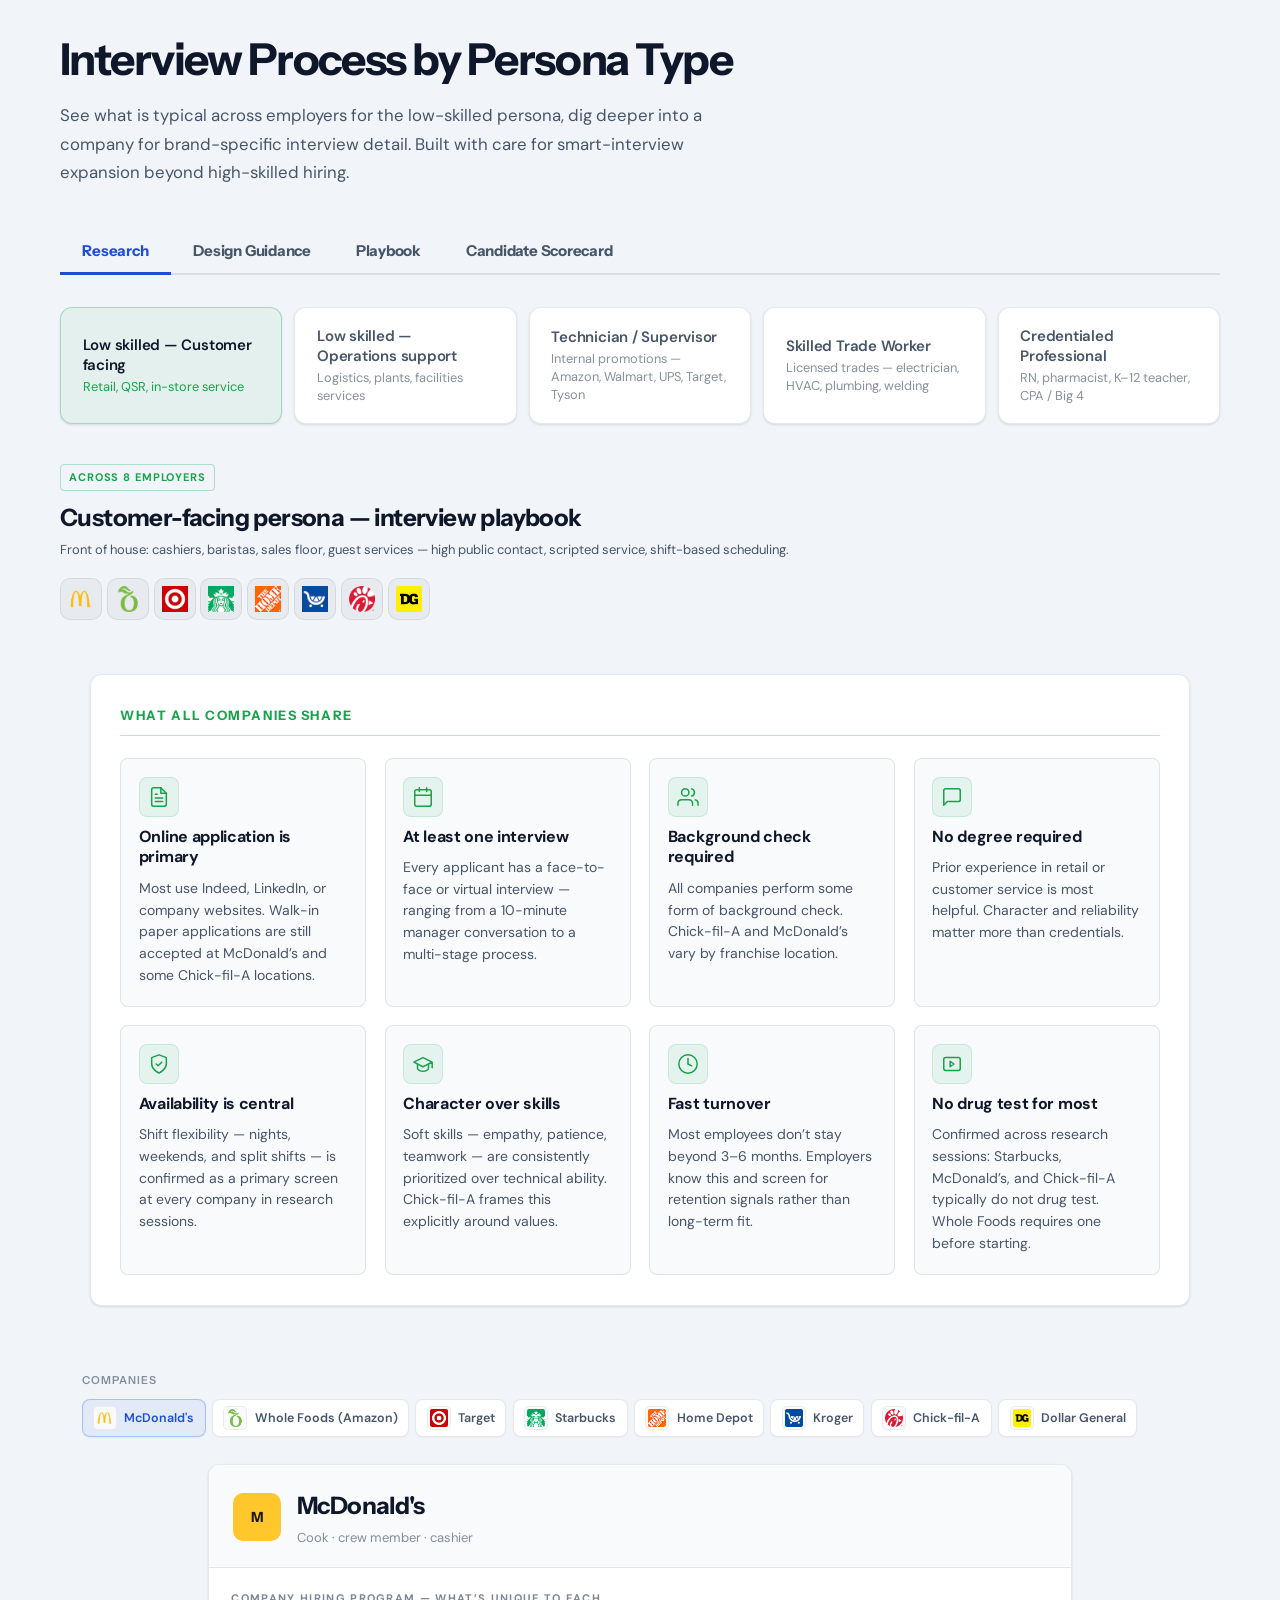
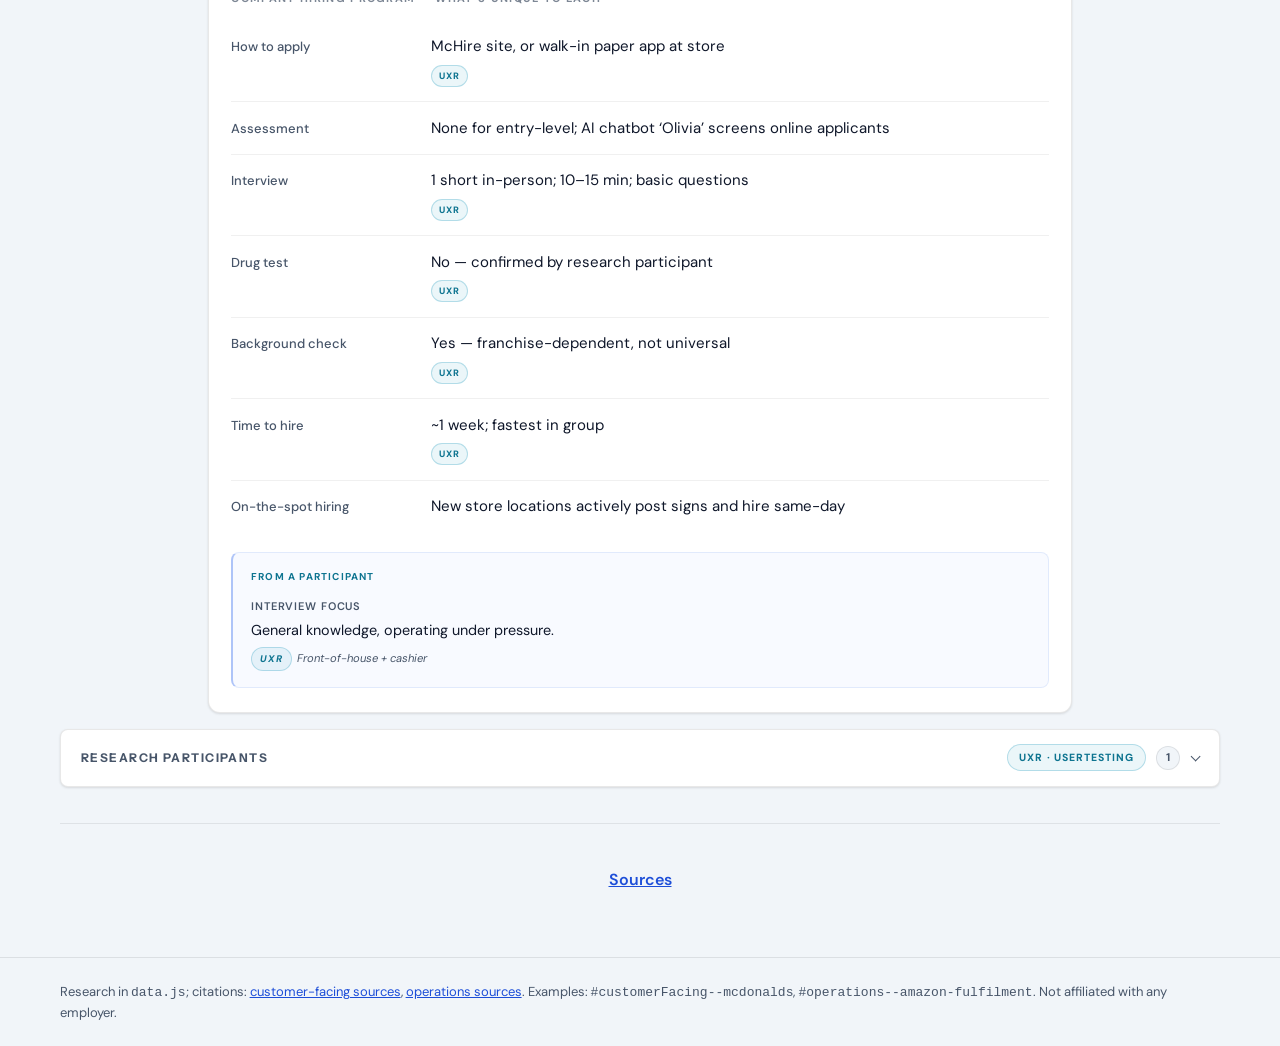
<file: index.html>
<!DOCTYPE html>
<html lang="en">
  <head>
    <meta charset="utf-8" />
    <meta name="viewport" content="width=device-width, initial-scale=1" />
    <title>Low-skilled interview playbooks — by persona &amp; company</title>
    <meta
      name="description"
      content="Persona-level hiring patterns for customer-facing and operations-support roles, with per-company drill-downs."
    />
    <link rel="preconnect" href="https://fonts.googleapis.com" />
    <link rel="preconnect" href="https://fonts.gstatic.com" crossorigin />
    <link
      href="https://fonts.googleapis.com/css2?family=DM+Sans:ital,opsz,wght@0,9..40,400;0,9..40,500;0,9..40,600;0,9..40,700;1,9..40,400&family=Instrument+Sans:wght@600;700&display=swap"
      rel="stylesheet"
    />
    <link rel="stylesheet" href="styles.css?v=42" />
  </head>
  <body>
    <a class="skip-link" href="#main">Skip to content</a>

    <div class="wrap">
      <section class="hero" aria-labelledby="hero-title">
        <h1 id="hero-title">Interview Process by Persona Type</h1>
        <p class="hero-sub">
          See what is typical across employers for the low-skilled persona, dig deeper into a company for
          brand-specific interview detail. Built with care for smart-interview expansion beyond high-skilled hiring.
        </p>
      </section>

      <div class="main-nav-tabs" id="workspace-view-tabs" role="tablist" aria-label="Main view">
        <button type="button" class="workspace-view-tab" role="tab" id="wvtab-research"
          data-view="research" aria-selected="true">Research</button>
        <button type="button" class="workspace-view-tab workspace-view-tab--ai" role="tab" id="wvtab-ai"
          data-view="ai" aria-selected="false">Design Guidance</button>
        <button type="button" class="workspace-view-tab workspace-view-tab--playbook" role="tab" id="wvtab-playbook"
          data-view="playbook" aria-selected="false">Playbook</button>
        <button type="button" class="workspace-view-tab workspace-view-tab--scorecard" role="tab" id="wvtab-scorecard"
          data-view="scorecard" aria-selected="false">Candidate Scorecard</button>
      </div>

      <div class="persona-strip" id="persona-strip">
        <h2 class="persona-strip__label" id="persona-type-label">Persona</h2>
        <div class="persona-type-tabs" role="tablist" aria-labelledby="persona-type-label">
          <button
            type="button"
            class="persona-type-tab persona-type-tab--customer"
            role="tab"
            id="ptab-customerFacing"
            data-persona="customerFacing"
            aria-selected="false"
            aria-controls="persona-workspace"
          >
            <span class="persona-type-tab__title">Low skilled — Customer facing</span>
            <span class="persona-type-tab__hint">Retail, QSR, in-store service</span>
          </button>
          <button
            type="button"
            class="persona-type-tab persona-type-tab--operations"
            role="tab"
            id="ptab-operations"
            data-persona="operations"
            aria-selected="false"
            aria-controls="persona-workspace"
          >
            <span class="persona-type-tab__title">Low skilled — Operations support</span>
            <span class="persona-type-tab__hint">Logistics, plants, facilities services</span>
          </button>
          <button
            type="button"
            class="persona-type-tab persona-type-tab--supervisor"
            role="tab"
            id="ptab-technician"
            data-persona="technician"
            aria-selected="false"
            aria-controls="persona-workspace"
          >
            <span class="persona-type-tab__title">Technician / Supervisor</span>
            <span class="persona-type-tab__hint">Internal promotions — Amazon, Walmart, UPS, Target, Tyson</span>
          </button>
          <button
            type="button"
            class="persona-type-tab persona-type-tab--trade"
            role="tab"
            id="ptab-skilledTrade"
            data-persona="skilledTrade"
            aria-selected="false"
            aria-controls="persona-workspace"
          >
            <span class="persona-type-tab__title">Skilled Trade Worker</span>
            <span class="persona-type-tab__hint">Licensed trades — electrician, HVAC, plumbing, welding</span>
          </button>
          <button
            type="button"
            class="persona-type-tab persona-type-tab--credentialed"
            role="tab"
            id="ptab-credentialedProfessional"
            data-persona="credentialedProfessional"
            aria-selected="false"
            aria-controls="persona-workspace"
          >
            <span class="persona-type-tab__title">Credentialed Professional</span>
            <span class="persona-type-tab__hint">RN, pharmacist, K–12 teacher, CPA / Big 4</span>
          </button>
        </div>
      </div>

      <div id="persona-workspace" class="persona-workspace">
        <section class="persona-overview-block">
          <div id="persona-overview-mount"></div>
        </section>

        <div id="ai-guide-mount" hidden></div>

        <div class="company-filter-bar company-filter-bar--below-overview" id="company-filter-bar">
          <h2 class="company-filter-bar__label" id="company-filter-label">Companies</h2>
          <p class="company-filter-bar__sub">Drill down into company-specific details here</p>
          <div
            id="company-filter-tabs"
            class="company-tabs company-tabs--wrap"
            role="tablist"
            aria-labelledby="company-filter-label"
          ></div>
        </div>

        <main id="main" class="content">
          <p class="section-kicker company-drill-kicker" id="company-playbook-kicker">Company-specific playbook</p>
          <div
            id="company-drill-root"
            class="company-drill-slot"
            role="region"
            aria-live="polite"
            aria-label="Company-specific interview detail"
          ></div>
          <div id="persona-user-profiles-mount" class="persona-user-profiles-mount" aria-live="polite"></div>
          <p class="persona-panel__sources" id="sources-link-mount" hidden></p>
        </main>
      </div>

      <div id="playbook-mount" hidden></div>
      <div id="scorecard-mount" hidden></div>
    </div>

    <footer class="site-footer">
      <div class="wrap">
        <p>
          Research in <code>data.js</code>; citations: <a href="sources-customer-facing.html">customer-facing sources</a>,
          <a href="sources.html">operations sources</a>.           Examples: <code>#customerFacing--mcdonalds</code>,
          <code>#operations--amazon-fulfilment</code>. Not affiliated with any employer.
        </p>
      </div>
    </footer>

    <script src="data.js?v=25"></script>
    <script src="app.js?v=37"></script>
  </body>
</html>
</file>
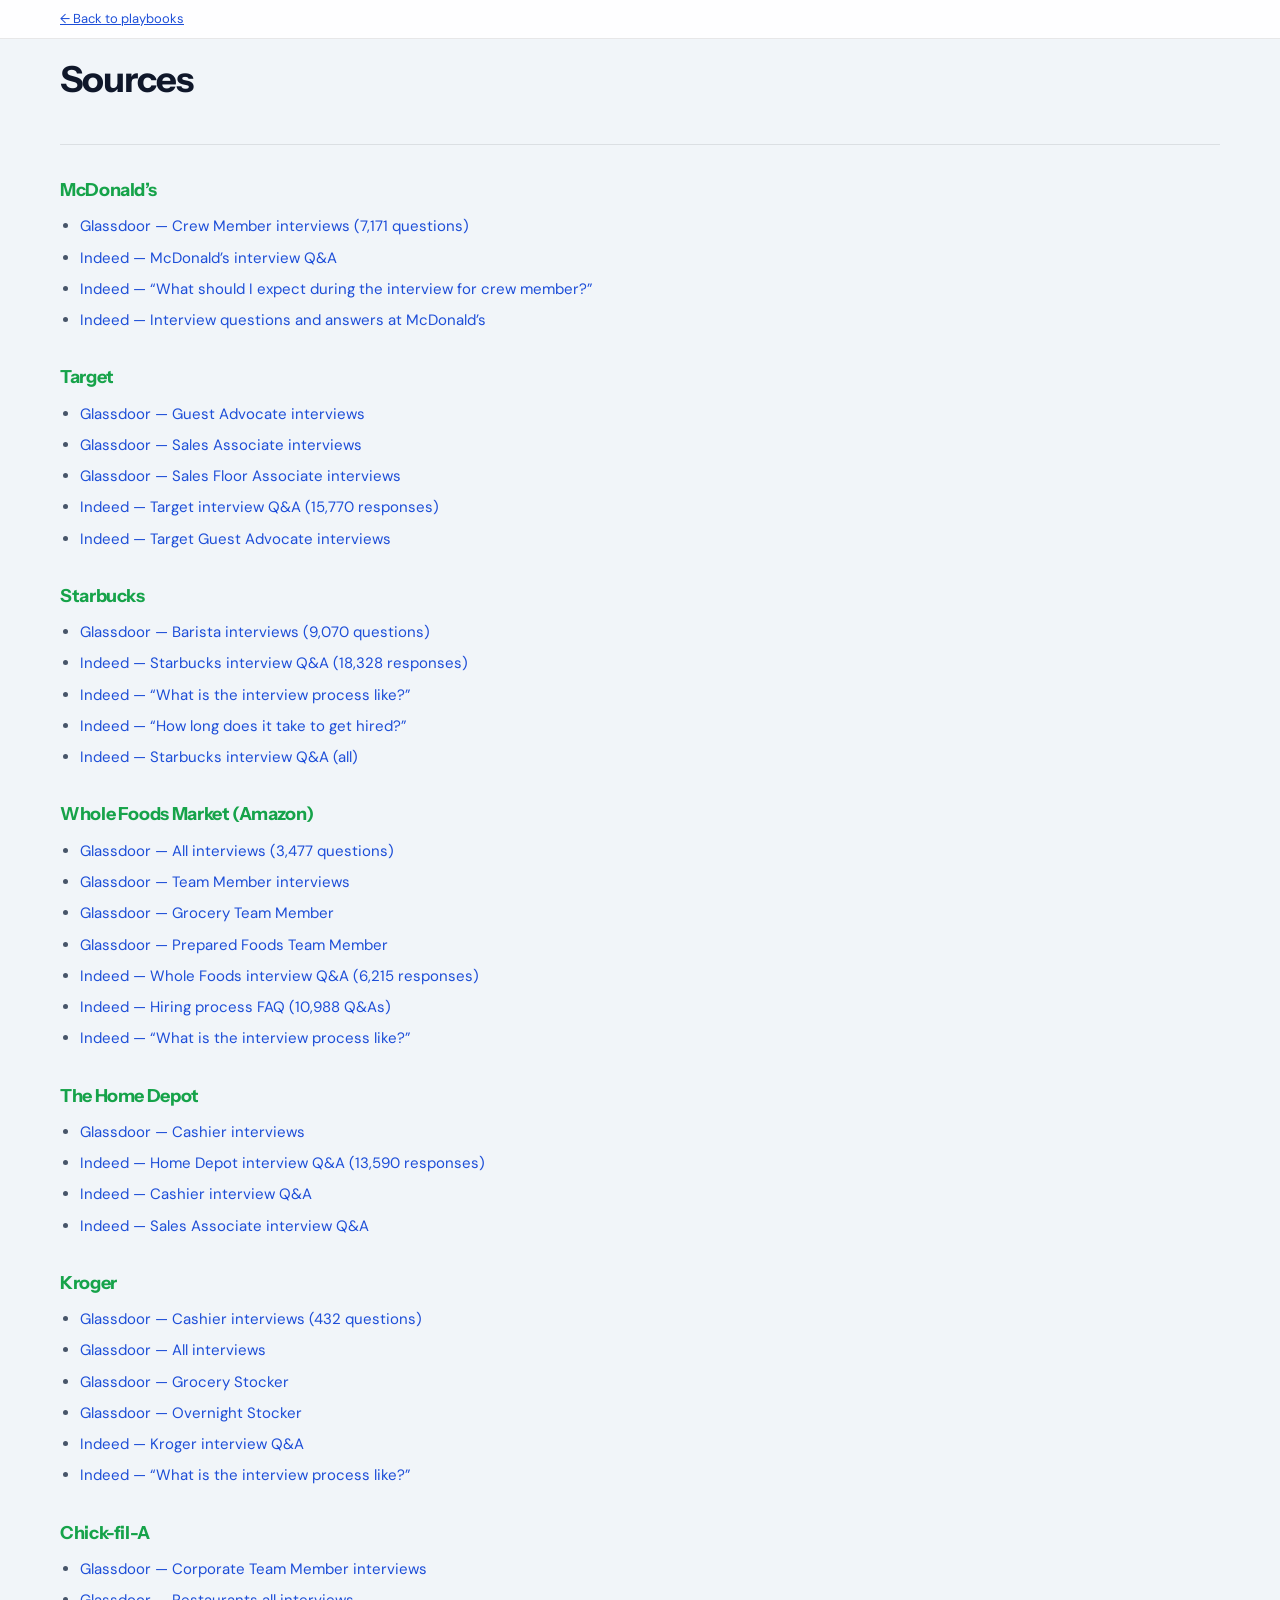
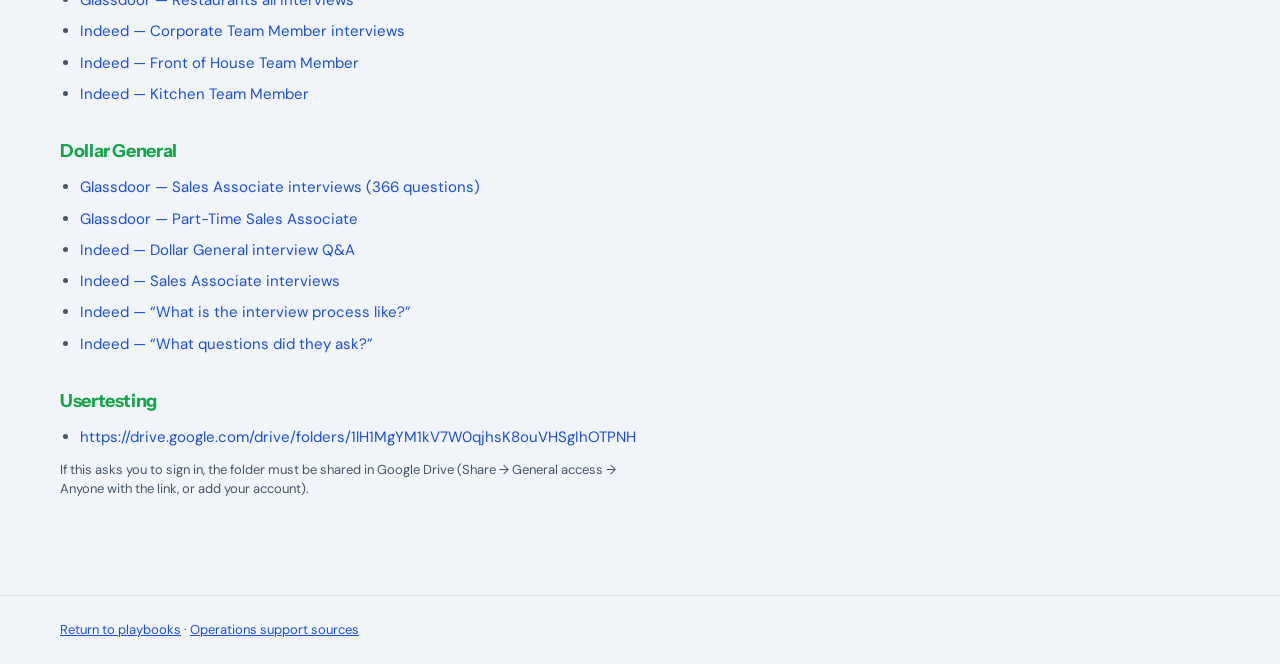
<file: sources-customer-facing.html>
<!DOCTYPE html>
<html lang="en">
  <head>
    <meta charset="utf-8" />
    <meta name="viewport" content="width=device-width, initial-scale=1" />
    <title>Sources</title>
    <meta name="description" content="Sources." />
    <link rel="preconnect" href="https://fonts.googleapis.com" />
    <link rel="preconnect" href="https://fonts.gstatic.com" crossorigin />
    <link
      href="https://fonts.googleapis.com/css2?family=DM+Sans:ital,opsz,wght@0,9..40,400;0,9..40,500;0,9..40,600;0,9..40,700;1,9..40,400&family=Instrument+Sans:wght@600;700&display=swap"
      rel="stylesheet"
    />
    <link rel="stylesheet" href="styles.css" />
  </head>
  <body class="sources-page sources-page--customer">
    <a class="skip-link" href="#main">Skip to content</a>
    <header class="site-header site-header--sources">
      <div class="wrap">
        <p class="header-note"><a href="index.html#customerFacing">← Back to playbooks</a></p>
      </div>
    </header>

    <div class="wrap">
      <main id="main" class="sources-main content">
        <header class="sources-hero">
          <h1>Sources</h1>
        </header>

        <section class="sources-company" aria-labelledby="src-mcd">
          <h2 id="src-mcd">McDonald’s</h2>
          <ul class="sources-list">
            <li>
              <a href="https://www.glassdoor.com/Interview/McDonald-s-Crew-Member-Interview-Questions-EI_IE432.0,10_KO11,22.htm" rel="noopener noreferrer" target="_blank">Glassdoor — Crew Member interviews (7,171 questions)</a>
            </li>
            <li>
              <a href="https://www.indeed.com/cmp/McDonald's/interviews" rel="noopener noreferrer" target="_blank">Indeed — McDonald’s interview Q&amp;A</a>
            </li>
            <li>
              <a href="https://www.indeed.com/cmp/McDonald's/faq/what-should-i-expect-during-the-interview-for-crew-member-i-m-a-high-school-student-with-no-previous-work-experience" rel="noopener noreferrer" target="_blank">Indeed — “What should I expect during the interview for crew member?”</a>
            </li>
            <li>
              <a href="https://www.indeed.com/cmp/McDonald's/faq/what-are-the-interview-questions-and-answers-at-mcdonalds" rel="noopener noreferrer" target="_blank">Indeed — Interview questions and answers at McDonald’s</a>
            </li>
          </ul>
        </section>

        <section class="sources-company" aria-labelledby="src-target">
          <h2 id="src-target">Target</h2>
          <ul class="sources-list">
            <li>
              <a href="https://www.glassdoor.com/Interview/Target-Guest-Advocate-Interview-Questions-EI_IE194.0,6_KO7,21.htm" rel="noopener noreferrer" target="_blank">Glassdoor — Guest Advocate interviews</a>
            </li>
            <li>
              <a href="https://www.glassdoor.com/Interview/Target-Sales-Associate-Interview-Questions-EI_IE194.0,6_KO7,22.htm" rel="noopener noreferrer" target="_blank">Glassdoor — Sales Associate interviews</a>
            </li>
            <li>
              <a href="https://www.glassdoor.com/Interview/Target-Sales-Floor-Associate-Interview-Questions-EI_IE194.0,6_KO7,28.htm" rel="noopener noreferrer" target="_blank">Glassdoor — Sales Floor Associate interviews</a>
            </li>
            <li>
              <a href="https://www.indeed.com/cmp/Target/interviews" rel="noopener noreferrer" target="_blank">Indeed — Target interview Q&amp;A (15,770 responses)</a>
            </li>
            <li>
              <a href="https://www.indeed.com/cmp/Target/interviews?fjobtitle=Guest+Advocate" rel="noopener noreferrer" target="_blank">Indeed — Target Guest Advocate interviews</a>
            </li>
          </ul>
        </section>

        <section class="sources-company" aria-labelledby="src-sbux">
          <h2 id="src-sbux">Starbucks</h2>
          <ul class="sources-list">
            <li>
              <a href="https://www.glassdoor.com/Interview/Starbucks-Barista-Interview-Questions-EI_IE2202.0,9_KO10,17.htm" rel="noopener noreferrer" target="_blank">Glassdoor — Barista interviews (9,070 questions)</a>
            </li>
            <li>
              <a href="https://www.indeed.com/cmp/Starbucks/interviews" rel="noopener noreferrer" target="_blank">Indeed — Starbucks interview Q&amp;A (18,328 responses)</a>
            </li>
            <li>
              <a href="https://www.indeed.com/cmp/Starbucks/faq/what-is-the-interview-process-like" rel="noopener noreferrer" target="_blank">Indeed — “What is the interview process like?”</a>
            </li>
            <li>
              <a href="https://www.indeed.com/cmp/Starbucks/faq/how-long-does-it-take-to-get-hired-from-start-to-finish-at-starbucks-what-are-the-steps-along-the-way" rel="noopener noreferrer" target="_blank">Indeed — “How long does it take to get hired?”</a>
            </li>
            <li>
              <a href="https://www.indeed.com/cmp/Starbucks/faq/interviews" rel="noopener noreferrer" target="_blank">Indeed — Starbucks interview Q&amp;A (all)</a>
            </li>
          </ul>
        </section>

        <section class="sources-company" aria-labelledby="src-wfm">
          <h2 id="src-wfm">Whole Foods Market (Amazon)</h2>
          <ul class="sources-list">
            <li>
              <a href="https://www.glassdoor.com/Interview/Whole-Foods-Market-Interview-Questions-E422.htm" rel="noopener noreferrer" target="_blank">Glassdoor — All interviews (3,477 questions)</a>
            </li>
            <li>
              <a href="https://www.glassdoor.com/Interview/Whole-Foods-Market-Team-Member-Interview-Questions-EI_IE422.0,18_KO19,30.htm" rel="noopener noreferrer" target="_blank">Glassdoor — Team Member interviews</a>
            </li>
            <li>
              <a href="https://www.glassdoor.com/Interview/Whole-Foods-Market-Grocery-Team-Member-Interview-Questions-EI_IE422.0,18_KO19,38.htm" rel="noopener noreferrer" target="_blank">Glassdoor — Grocery Team Member</a>
            </li>
            <li>
              <a href="https://www.glassdoor.com/Interview/Whole-Foods-Market-Prepared-Foods-Team-Member-Interview-Questions-EI_IE422.0,18_KO19,45.htm" rel="noopener noreferrer" target="_blank">Glassdoor — Prepared Foods Team Member</a>
            </li>
            <li>
              <a href="https://www.indeed.com/cmp/Whole-Foods-Market/interviews" rel="noopener noreferrer" target="_blank">Indeed — Whole Foods interview Q&amp;A (6,215 responses)</a>
            </li>
            <li>
              <a href="https://www.indeed.com/cmp/Whole-Foods-Market/faq/hiring-process" rel="noopener noreferrer" target="_blank">Indeed — Hiring process FAQ (10,988 Q&amp;As)</a>
            </li>
            <li>
              <a href="https://www.indeed.com/cmp/Whole-Foods-Market/faq/what-is-the-interview-process-like" rel="noopener noreferrer" target="_blank">Indeed — “What is the interview process like?”</a>
            </li>
          </ul>
        </section>

        <section class="sources-company" aria-labelledby="src-hd">
          <h2 id="src-hd">The Home Depot</h2>
          <ul class="sources-list">
            <li>
              <a href="https://www.glassdoor.com/Interview/The-Home-Depot-Cashier-Interview-Questions-EI_IE655.0,14_KO15,22.htm" rel="noopener noreferrer" target="_blank">Glassdoor — Cashier interviews</a>
            </li>
            <li>
              <a href="https://www.indeed.com/cmp/The-Home-Depot/interviews" rel="noopener noreferrer" target="_blank">Indeed — Home Depot interview Q&amp;A (13,590 responses)</a>
            </li>
            <li>
              <a href="https://www.indeed.com/cmp/The-Home-Depot/interviews?fjobtitle=Cashier" rel="noopener noreferrer" target="_blank">Indeed — Cashier interview Q&amp;A</a>
            </li>
            <li>
              <a href="https://www.indeed.com/cmp/The-Home-Depot/interviews?fjobtitle=Sales+Associate" rel="noopener noreferrer" target="_blank">Indeed — Sales Associate interview Q&amp;A</a>
            </li>
          </ul>
        </section>

        <section class="sources-company" aria-labelledby="src-kroger">
          <h2 id="src-kroger">Kroger</h2>
          <ul class="sources-list">
            <li>
              <a href="https://www.glassdoor.com/Interview/Kroger-Cashier-Interview-Questions-EI_IE386.0,6_KO7,14.htm" rel="noopener noreferrer" target="_blank">Glassdoor — Cashier interviews (432 questions)</a>
            </li>
            <li>
              <a href="https://www.glassdoor.com/Interview/Kroger-Interview-Questions-E386.htm" rel="noopener noreferrer" target="_blank">Glassdoor — All interviews</a>
            </li>
            <li>
              <a href="https://www.glassdoor.com/Interview/Kroger-Grocery-Stocker-Interview-Questions-EI_IE386.0,6_KO7,22.htm" rel="noopener noreferrer" target="_blank">Glassdoor — Grocery Stocker</a>
            </li>
            <li>
              <a href="https://www.glassdoor.com/Interview/Kroger-Overnight-Stocker-Interview-Questions-EI_IE386.0,6_KO7,24.htm" rel="noopener noreferrer" target="_blank">Glassdoor — Overnight Stocker</a>
            </li>
            <li>
              <a href="https://www.indeed.com/cmp/Kroger-54356a75/interviews" rel="noopener noreferrer" target="_blank">Indeed — Kroger interview Q&amp;A</a>
            </li>
            <li>
              <a href="https://www.indeed.com/cmp/Kroger-54356a75/faq/what-is-the-interview-process-like" rel="noopener noreferrer" target="_blank">Indeed — “What is the interview process like?”</a>
            </li>
          </ul>
        </section>

        <section class="sources-company" aria-labelledby="src-cfa">
          <h2 id="src-cfa">Chick-fil-A</h2>
          <ul class="sources-list">
            <li>
              <a href="https://www.glassdoor.com/Interview/Chick-fil-A-Corporate-Team-Member-Interview-Questions-EI_IE5873.0,21_KO22,33.htm" rel="noopener noreferrer" target="_blank">Glassdoor — Corporate Team Member interviews</a>
            </li>
            <li>
              <a href="https://www.glassdoor.com/Interview/Chick-fil-A-Restaurants-Interview-Questions-E8432188.htm" rel="noopener noreferrer" target="_blank">Glassdoor — Restaurants all interviews</a>
            </li>
            <li>
              <a href="https://www.indeed.com/cmp/Chick--fil--a-Corporate-1/interviews?fjobtitle=Team+Member" rel="noopener noreferrer" target="_blank">Indeed — Corporate Team Member interviews</a>
            </li>
            <li>
              <a href="https://www.indeed.com/cmp/Chick--fil--a-Corporate-1/interviews?fjobtitle=Front+of+House+Team+Member" rel="noopener noreferrer" target="_blank">Indeed — Front of House Team Member</a>
            </li>
            <li>
              <a href="https://www.indeed.com/cmp/Chick--fil--a-Corporate-1/interviews?fjobtitle=Kitchen+Team+Member" rel="noopener noreferrer" target="_blank">Indeed — Kitchen Team Member</a>
            </li>
          </ul>
        </section>

        <section class="sources-company" aria-labelledby="src-dg">
          <h2 id="src-dg">Dollar General</h2>
          <ul class="sources-list">
            <li>
              <a href="https://www.glassdoor.com/Interview/Dollar-General-Sales-Associate-Interview-Questions-EI_IE1342.0,14_KO15,30.htm" rel="noopener noreferrer" target="_blank">Glassdoor — Sales Associate interviews (366 questions)</a>
            </li>
            <li>
              <a href="https://www.glassdoor.com/Interview/Dollar-General-Sales-Associate-Part-Time-Interview-Questions-EI_IE1342.0,14_KO15,40.htm" rel="noopener noreferrer" target="_blank">Glassdoor — Part-Time Sales Associate</a>
            </li>
            <li>
              <a href="https://www.indeed.com/cmp/Dollar-General/interviews" rel="noopener noreferrer" target="_blank">Indeed — Dollar General interview Q&amp;A</a>
            </li>
            <li>
              <a href="https://www.indeed.com/cmp/Dollar-General/interviews?fjobtitle=Sales+Associate" rel="noopener noreferrer" target="_blank">Indeed — Sales Associate interviews</a>
            </li>
            <li>
              <a href="https://www.indeed.com/cmp/Dollar-General/faq/what-is-the-interview-process-like" rel="noopener noreferrer" target="_blank">Indeed — “What is the interview process like?”</a>
            </li>
            <li>
              <a href="https://www.indeed.com/cmp/Dollar-General/faq/what-questions-did-they-ask-during-your-interview-at-dollar-general" rel="noopener noreferrer" target="_blank">Indeed — “What questions did they ask?”</a>
            </li>
          </ul>
        </section>

        <section class="sources-company" aria-labelledby="src-usertesting">
          <h2 id="src-usertesting">Usertesting</h2>
          <ul class="sources-list">
            <li>
              <a
                href="https://drive.google.com/drive/folders/1lH1MgYM1kV7W0qjhsK8ouVHSgIhOTPNH"
                rel="noopener noreferrer"
                target="_blank"
                >https://drive.google.com/drive/folders/1lH1MgYM1kV7W0qjhsK8ouVHSgIhOTPNH</a>
            </li>
          </ul>
          <p class="sources-note">
            If this asks you to sign in, the folder must be shared in Google Drive (Share → General access → Anyone with
            the link, or add your account).
          </p>
        </section>
      </main>
    </div>

    <footer class="site-footer">
      <div class="wrap">
        <p>
          <a href="index.html">Return to playbooks</a>
          ·
          <a href="sources.html">Operations support sources</a>
        </p>
      </div>
    </footer>
  </body>
</html>
</file>
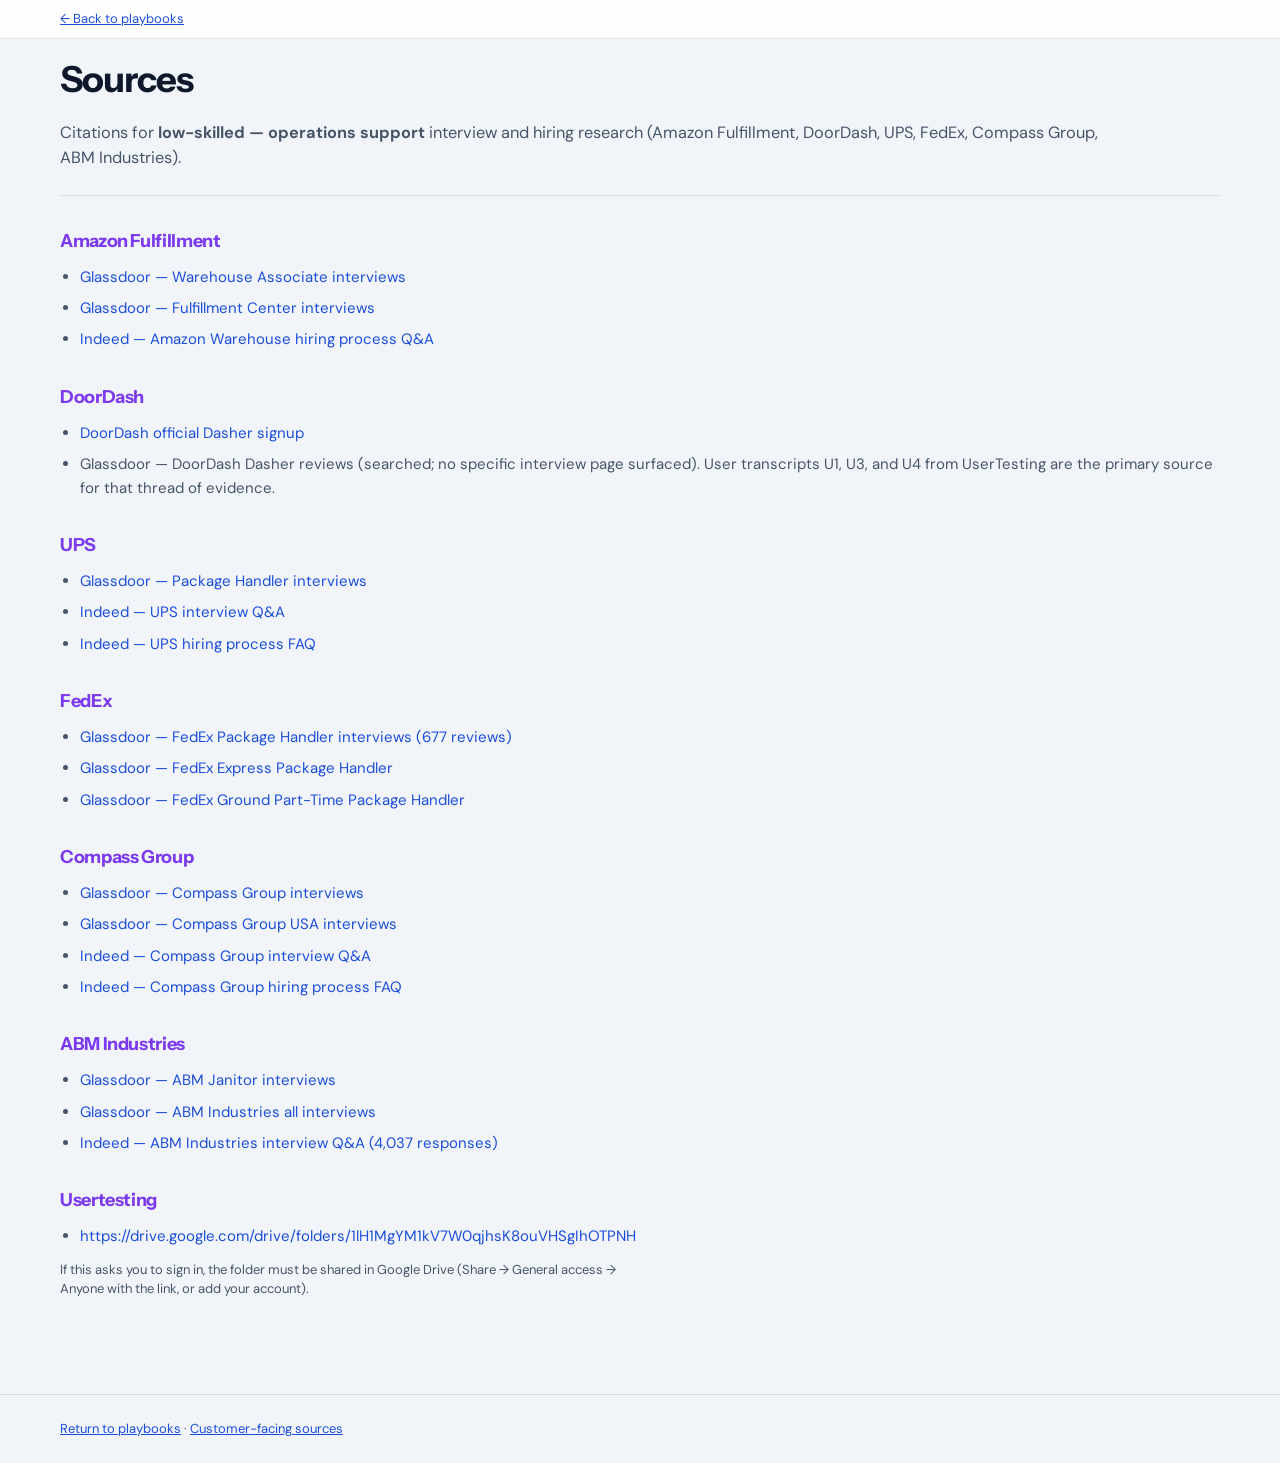
<file: sources.html>
<!DOCTYPE html>
<html lang="en">
  <head>
    <meta charset="utf-8" />
    <meta name="viewport" content="width=device-width, initial-scale=1" />
    <title>Sources — Low-skilled operations support research</title>
    <meta name="description" content="Citations for operations-support hiring research: Amazon, DoorDash, UPS, FedEx, Compass Group, ABM." />
    <link rel="preconnect" href="https://fonts.googleapis.com" />
    <link rel="preconnect" href="https://fonts.gstatic.com" crossorigin />
    <link
      href="https://fonts.googleapis.com/css2?family=DM+Sans:ital,opsz,wght@0,9..40,400;0,9..40,500;0,9..40,600;0,9..40,700;1,9..40,400&family=Instrument+Sans:wght@600;700&display=swap"
      rel="stylesheet"
    />
    <link rel="stylesheet" href="styles.css" />
  </head>
  <body class="sources-page">
    <a class="skip-link" href="#main">Skip to content</a>
    <header class="site-header site-header--sources">
      <div class="wrap">
        <p class="header-note"><a href="index.html#operations">← Back to playbooks</a></p>
      </div>
    </header>

    <div class="wrap">
      <main id="main" class="sources-main content">
        <header class="sources-hero">
          <h1>Sources</h1>
          <p class="sources-lead">
            Citations for <strong>low-skilled — operations support</strong> interview and hiring research (Amazon
            Fulfillment, DoorDash, UPS, FedEx, Compass Group, ABM Industries).
          </p>
        </header>

        <section class="sources-company" aria-labelledby="src-amazon">
          <h2 id="src-amazon">Amazon Fulfillment</h2>
          <ul class="sources-list">
            <li>
              <a href="https://www.glassdoor.com/Interview/Amazon-Warehouse-Associate-Interview-Questions-EI_IE6036.0,6_KO7,26.htm" rel="noopener noreferrer" target="_blank">Glassdoor — Warehouse Associate interviews</a>
            </li>
            <li>
              <a href="https://www.glassdoor.com/Interview/Amazon-Fulfillment-Center-Interview-Questions-E7920371.htm" rel="noopener noreferrer" target="_blank">Glassdoor — Fulfillment Center interviews</a>
            </li>
            <li>
              <a href="https://www.indeed.com/cmp/Amazon-Warehouse-2/faq/hiring-process" rel="noopener noreferrer" target="_blank">Indeed — Amazon Warehouse hiring process Q&amp;A</a>
            </li>
          </ul>
        </section>

        <section class="sources-company" aria-labelledby="src-doordash">
          <h2 id="src-doordash">DoorDash</h2>
          <ul class="sources-list">
            <li>
              <a href="https://www.doordash.com/dasher/signup" rel="noopener noreferrer" target="_blank">DoorDash official Dasher signup</a>
            </li>
            <li>
              Glassdoor — DoorDash Dasher reviews (searched; no specific interview page surfaced). User transcripts
              U1, U3, and U4 from UserTesting are the primary source for that thread of evidence.
            </li>
          </ul>
        </section>

        <section class="sources-company" aria-labelledby="src-ups">
          <h2 id="src-ups">UPS</h2>
          <ul class="sources-list">
            <li>
              <a href="https://www.glassdoor.com/Interview/UPS-Package-Handler-Interview-Questions-EI_IE3012.0,3_KO4,19.htm" rel="noopener noreferrer" target="_blank">Glassdoor — Package Handler interviews</a>
            </li>
            <li>
              <a href="https://www.indeed.com/cmp/UPS/interviews" rel="noopener noreferrer" target="_blank">Indeed — UPS interview Q&amp;A</a>
            </li>
            <li>
              <a href="https://www.indeed.com/cmp/UPS/faq/hiring-process" rel="noopener noreferrer" target="_blank">Indeed — UPS hiring process FAQ</a>
            </li>
          </ul>
        </section>

        <section class="sources-company" aria-labelledby="src-fedex">
          <h2 id="src-fedex">FedEx</h2>
          <ul class="sources-list">
            <li>
              <a href="https://www.glassdoor.com/Interview/FedEx-Package-Handler-Interview-Questions-EI_IE246.0,5_KO6,21.htm" rel="noopener noreferrer" target="_blank">Glassdoor — FedEx Package Handler interviews (677 reviews)</a>
            </li>
            <li>
              <a href="https://www.glassdoor.com/Interview/Fedex-Express-Package-Handler-Interview-Questions-EI_IE22767.0,13_KO14,29.htm" rel="noopener noreferrer" target="_blank">Glassdoor — FedEx Express Package Handler</a>
            </li>
            <li>
              <a href="https://www.glassdoor.com/Interview/FedEx-Ground-Part-Time-Package-Handler-Interview-Questions-EI_IE16846.0,12_KO13,38_IP3.htm" rel="noopener noreferrer" target="_blank">Glassdoor — FedEx Ground Part-Time Package Handler</a>
            </li>
          </ul>
        </section>

        <section class="sources-company" aria-labelledby="src-compass">
          <h2 id="src-compass">Compass Group</h2>
          <ul class="sources-list">
            <li>
              <a href="https://www.glassdoor.com/Interview/Compass-Group-Interview-Questions-E10832.htm" rel="noopener noreferrer" target="_blank">Glassdoor — Compass Group interviews</a>
            </li>
            <li>
              <a href="https://www.glassdoor.com/Interview/Compass-Group-USA-Interview-Questions-E18433.htm" rel="noopener noreferrer" target="_blank">Glassdoor — Compass Group USA interviews</a>
            </li>
            <li>
              <a href="https://ca.indeed.com/cmp/Compass-Group/interviews" rel="noopener noreferrer" target="_blank">Indeed — Compass Group interview Q&amp;A</a>
            </li>
            <li>
              <a href="https://www.indeed.com/cmp/Compass-Group/faq/hiring-process" rel="noopener noreferrer" target="_blank">Indeed — Compass Group hiring process FAQ</a>
            </li>
          </ul>
        </section>

        <section class="sources-company" aria-labelledby="src-abm">
          <h2 id="src-abm">ABM Industries</h2>
          <ul class="sources-list">
            <li>
              <a href="https://www.glassdoor.com/Interview/ABM-Industries-Janitor-Interview-Questions-EI_IE32.0,14_KO15,22.htm" rel="noopener noreferrer" target="_blank">Glassdoor — ABM Janitor interviews</a>
            </li>
            <li>
              <a href="https://www.glassdoor.com/Interview/ABM-Industries-Interview-Questions-E32_P2.htm" rel="noopener noreferrer" target="_blank">Glassdoor — ABM Industries all interviews</a>
            </li>
            <li>
              <a href="https://www.indeed.com/cmp/Abm-Industries,-Inc./interviews" rel="noopener noreferrer" target="_blank">Indeed — ABM Industries interview Q&amp;A (4,037 responses)</a>
            </li>
          </ul>
        </section>

        <section class="sources-company" aria-labelledby="src-usertesting">
          <h2 id="src-usertesting">Usertesting</h2>
          <ul class="sources-list">
            <li>
              <a
                href="https://drive.google.com/drive/folders/1lH1MgYM1kV7W0qjhsK8ouVHSgIhOTPNH"
                rel="noopener noreferrer"
                target="_blank"
                >https://drive.google.com/drive/folders/1lH1MgYM1kV7W0qjhsK8ouVHSgIhOTPNH</a>
            </li>
          </ul>
          <p class="sources-note">
            If this asks you to sign in, the folder must be shared in Google Drive (Share → General access → Anyone with
            the link, or add your account).
          </p>
        </section>
      </main>
    </div>

    <footer class="site-footer">
      <div class="wrap">
        <p>
          <a href="index.html">Return to playbooks</a>
          ·
          <a href="sources-customer-facing.html">Customer-facing sources</a>
        </p>
      </div>
    </footer>
  </body>
</html>
</file>
<file: styles.css>
:root {
  --bg: #f1f5f9;
  --bg-elevated: #ffffff;
  --bg-card: #ffffff;
  --bg-surface: rgba(0, 0, 0, 0.025);
  --border: rgba(0, 0, 0, 0.09);
  --border-strong: rgba(0, 0, 0, 0.16);
  --text: #0f172a;
  --text-muted: #475569;
  --text-subtle: rgba(71, 85, 105, 0.65);
  --accent: #2563eb;
  --accent-dim: rgba(37, 99, 235, 0.1);
  --accent-hot: #1d4ed8;
  --persona-front: #16a34a;
  --persona-front-bg: rgba(22, 163, 74, 0.08);
  --persona-back: #7c3aed;
  --persona-back-bg: rgba(124, 58, 237, 0.08);
  --radius: 12px;
  --radius-sm: 8px;
  --radius-lg: 16px;
  --font: "DM Sans", system-ui, sans-serif;
  --font-display: "Instrument Sans", var(--font);
  --layout-max: min(1320px, calc(100vw - 2.5rem));
  --read-wide: min(68ch, 100%);
  --read-playbook: min(54rem, 100%);
  --card-shadow: 0 1px 3px rgba(0, 0, 0, 0.07), 0 1px 2px rgba(0, 0, 0, 0.05);
  --card-shadow-md: 0 2px 8px rgba(0, 0, 0, 0.08), 0 1px 3px rgba(0, 0, 0, 0.05);
}

*,
*::before,
*::after {
  box-sizing: border-box;
}

html {
  scroll-behavior: smooth;
  width: 100%;
}

body {
  margin: 0;
  width: 100%;
  min-height: 100vh;
  font-family: var(--font);
  font-size: 16px;
  line-height: 1.55;
  color: var(--text);
  background: var(--bg);
}

a {
  color: var(--accent-hot);
}

.skip-link {
  position: absolute;
  left: -9999px;
  top: 0;
  z-index: 100;
  padding: 0.75rem 1rem;
  background: var(--accent);
  color: #fff;
  font-weight: 600;
}

.skip-link:focus {
  left: 0.5rem;
  top: 0.5rem;
}

.wrap {
  width: 100%;
  max-width: var(--layout-max);
  margin-inline: auto;
  padding-inline: clamp(1.15rem, 4vw, 2.5rem);
  box-sizing: border-box;
}

.site-header {
  padding: 0.55rem 0;
  border-bottom: 1px solid var(--border);
  background: rgba(255, 255, 255, 0.9);
  backdrop-filter: blur(12px);
  position: sticky;
  top: 0;
  z-index: 50;
}

.site-header .wrap {
  display: flex;
  align-items: center;
  justify-content: space-between;
  gap: 1rem;
  flex-wrap: wrap;
}

.site-header--sources .wrap {
  justify-content: flex-start;
}

.site-header--sources .header-note {
  text-align: left;
  max-width: none;
  margin: 0;
}

.header-note {
  font-size: 0.8125rem;
  color: var(--text-muted);
  max-width: min(70ch, 100%);
  text-align: right;
}

@media (max-width: 720px) {
  .header-note {
    text-align: left;
    max-width: none;
  }
}

.hero {
  padding: 2.25rem 0 2.75rem;
  max-width: min(58rem, 100%);
}

.hero h1 {
  font-family: var(--font-display);
  font-size: clamp(1.85rem, 4.5vw, 2.75rem);
  font-weight: 700;
  letter-spacing: -0.035em;
  line-height: 1.08;
  margin: 0 0 1.1rem;
  color: var(--text);
}

.hero-sub {
  margin: 0;
  max-width: min(56ch, 100%);
  color: var(--text-muted);
  font-size: clamp(0.95rem, 2vw, 1.05rem);
  line-height: 1.7;
}

.persona-legend {
  display: flex;
  flex-wrap: wrap;
  gap: 1rem;
  margin-top: 1.5rem;
}

.legend-item {
  display: flex;
  align-items: center;
  gap: 0.5rem;
  font-size: 0.875rem;
  color: var(--text-muted);
}

.legend-dot {
  width: 10px;
  height: 10px;
  border-radius: 50%;
}

.legend-dot--front {
  background: var(--persona-front);
}

.legend-dot--back {
  background: var(--persona-back);
}

.persona-strip {
  padding: 0 0 2.5rem;
}

.persona-strip__label {
  display: none;
}

.persona-type-tabs {
  display: grid;
  grid-template-columns: repeat(auto-fit, minmax(min(100%, 200px), 1fr));
  gap: 0.75rem;
}

.persona-type-tab {
  text-align: left;
  font-family: var(--font);
  cursor: pointer;
  border-radius: var(--radius);
  border: 1px solid var(--border);
  background: var(--bg-elevated);
  padding: 1.1rem 1.35rem 1.15rem;
  color: var(--text-muted);
  transition: background 0.18s, border-color 0.18s, color 0.18s, box-shadow 0.18s;
  box-shadow: var(--card-shadow);
}

.persona-type-tab:hover {
  color: var(--text);
  border-color: var(--border-strong);
  box-shadow: var(--card-shadow-md);
}

.persona-type-tab[aria-selected="true"] {
  color: var(--text);
}

.persona-type-tab--customer[aria-selected="true"] {
  background: rgba(22, 163, 74, 0.06);
  border-color: rgba(22, 163, 74, 0.32);
}

.persona-type-tab--operations[aria-selected="true"] {
  background: rgba(124, 58, 237, 0.06);
  border-color: rgba(124, 58, 237, 0.32);
}

.persona-type-tab:focus-visible {
  outline: 2px solid var(--accent);
  outline-offset: 2px;
}

.persona-type-tab__title {
  display: block;
  font-weight: 600;
  font-size: 0.9375rem;
  letter-spacing: -0.015em;
  margin-bottom: 0.2rem;
  color: inherit;
}

.persona-type-tab__hint {
  display: block;
  font-size: 0.8rem;
  line-height: 1.4;
  color: var(--text-subtle);
}

.persona-type-tab[aria-selected="true"] .persona-type-tab__title {
  color: var(--text);
}

.persona-type-tab--customer[aria-selected="true"] .persona-type-tab__hint {
  color: #16a34a;
}

.persona-type-tab--operations[aria-selected="true"] .persona-type-tab__hint {
  color: #7c3aed;
}

.persona-workspace {
  width: 100%;
}

.persona-overview-block {
  margin-bottom: 2.25rem;
}

.persona-workspace main.content .company-drill-kicker {
  margin-top: 0;
}

.company-filter-bar {
  margin: 0 0 1.5rem;
  padding: 0;
  border: none;
  border-radius: 0;
  background: none;
  box-shadow: none;
}

@supports (padding: max(0px)) {
  .company-filter-bar {
    padding-left: max(1.35rem, calc(1.35rem + env(safe-area-inset-left)));
    padding-right: max(1.35rem, calc(1.35rem + env(safe-area-inset-right)));
  }
}

.company-filter-bar__label {
  font-family: var(--font-display);
  font-size: 0.6875rem;
  font-weight: 600;
  text-transform: uppercase;
  letter-spacing: 0.1em;
  color: var(--text-subtle);
  margin: 0 0 0.65rem;
}

.company-filter-bar__sub {
  display: none;
}

.company-drill-kicker {
  display: none;
}

.company-tabs {
  display: flex;
  flex-wrap: wrap;
  gap: 0.5rem;
}

.company-tabs--wrap {
  gap: 0.4rem;
}

/* Single row: all company tabs + logos stay on one line (scroll horizontally if needed). */
.company-filter-bar .company-tabs {
  flex-wrap: nowrap;
  overflow-x: auto;
  overflow-y: hidden;
  max-width: 100%;
  -webkit-overflow-scrolling: touch;
  scrollbar-width: thin;
  padding-bottom: 0.2rem;
}

.company-filter-bar .company-tab--dense {
  flex-shrink: 0;
  padding: 0.38rem 0.65rem;
  font-size: 0.78rem;
}

.company-filter-bar .company-tab__label {
  white-space: nowrap;
}

.company-tab {
  font-family: var(--font);
  font-size: 0.875rem;
  font-weight: 500;
  padding: 0.5rem 1rem;
  border-radius: 8px;
  border: 1px solid var(--border);
  background: var(--bg-elevated);
  color: var(--text-muted);
  cursor: pointer;
  transition: background 0.15s, color 0.15s, border-color 0.15s, box-shadow 0.15s;
  box-shadow: 0 1px 2px rgba(0, 0, 0, 0.04);
}

.company-tab:hover {
  color: var(--text);
  border-color: var(--border-strong);
  box-shadow: 0 1px 4px rgba(0, 0, 0, 0.08);
}

.company-tab[aria-selected="true"] {
  background: rgba(37, 99, 235, 0.07);
  border-color: rgba(37, 99, 235, 0.32);
  color: var(--accent-hot);
  font-weight: 600;
}

.company-tab:focus-visible {
  outline: 2px solid var(--accent);
  outline-offset: 2px;
}

.company-tab--dense {
  font-size: 0.8125rem;
  font-weight: 600;
  padding: 0.45rem 0.85rem;
}

main.content {
  width: 100%;
  max-width: 100%;
  padding-bottom: 4rem;
  box-sizing: border-box;
}

.company-panel,
.persona-panel {
  display: none;
  width: 100%;
  max-width: 100%;
  box-sizing: border-box;
  animation: fadeIn 0.35s ease;
}

.company-panel.is-active,
.persona-panel.is-active {
  display: block;
}

/* Company focus: only the selected employer playbook (nav stays for escape hatch) */
body.company-focus .hero,
body.company-focus .persona-strip,
body.company-focus .site-footer {
  display: none;
}

body.company-focus .content {
  padding-top: 0.25rem;
}

.persona-panel--company-only .persona-overview,
.persona-panel--company-only .company-drill-kicker {
  display: none !important;
}

.persona-panel--company-only .company-drill-slot {
  margin-top: 0;
  padding-top: 0.25rem;
}

.persona-panel--company-only .company-playbook,
.persona-panel--company-only .persona-card:not(.persona-card--spectrum) {
  max-width: var(--read-playbook);
  width: 100%;
  margin-left: auto;
  margin-right: auto;
}

.persona-panel--company-only .drill-empty {
  max-width: var(--read-playbook);
  margin-inline: auto;
}

@keyframes fadeIn {
  from {
    opacity: 0;
    transform: translateY(6px);
  }
  to {
    opacity: 1;
    transform: none;
  }
}

.company-intro {
  margin-bottom: 1.75rem;
}

.company-intro h2 {
  font-family: var(--font-display);
  font-size: 1.5rem;
  font-weight: 700;
  letter-spacing: -0.02em;
  margin: 0 0 0.35rem;
}

.company-intro p {
  margin: 0;
  color: var(--text-muted);
  max-width: 60ch;
}

.persona-intro {
  margin-bottom: 1.5rem;
}

.persona-tier {
  font-size: 0.75rem;
  font-weight: 700;
  text-transform: uppercase;
  letter-spacing: 0.1em;
  color: var(--accent-hot);
  margin: 0 0 0.5rem;
}

.persona-intro h2 {
  font-family: var(--font-display);
  font-size: clamp(1.35rem, 3vw, 1.75rem);
  font-weight: 700;
  letter-spacing: -0.02em;
  margin: 0 0 0.5rem;
}

.persona-roster {
  margin: 0;
  font-size: 0.875rem;
  color: var(--text-muted);
  line-height: 1.5;
  max-width: var(--read-wide);
}

.section-kicker {
  font-family: var(--font-display);
  font-size: 0.6875rem;
  font-weight: 700;
  text-transform: uppercase;
  letter-spacing: 0.12em;
  color: var(--text-muted);
  margin: 0 0 0.65rem;
}


.company-drill-slot {
  margin-top: 1.25rem;
}

.company-drill-slot .company-playbook {
  max-width: var(--read-playbook);
  margin-inline: auto;
}

.drill-empty {
  margin: 0;
  padding: 1.25rem 1rem;
  border: 1px dashed var(--border);
  border-radius: var(--radius-sm);
  color: var(--text-muted);
  font-size: 0.875rem;
  text-align: center;
  background: var(--bg-elevated);
}

.persona-grid {
  display: grid;
  grid-template-columns: repeat(auto-fit, minmax(min(100%, 340px), 1fr));
  gap: 1.25rem;
  align-items: start;
}

.persona-card {
  width: 100%;
  max-width: 100%;
  box-sizing: border-box;
  background: transparent;
  border: none;
  border-radius: 0;
  overflow: visible;
}

.persona-card--spectrum .persona-card__body--rich {
  overflow: visible;
}

.persona-card__head {
  padding: 0 0 1.1rem;
  border-bottom: none;
}

.persona-card--customer .persona-card__head {
  background: transparent;
}

.persona-card--operations .persona-card__head {
  background: transparent;
}

.persona-badge {
  display: inline-block;
  font-size: 0.6875rem;
  font-weight: 700;
  text-transform: uppercase;
  letter-spacing: 0.08em;
  padding: 0.25rem 0.5rem;
  border-radius: 4px;
  margin-bottom: 0.5rem;
}

.persona-card--customer .persona-badge {
  background: transparent;
  color: #16a34a;
  border: 1px solid rgba(22, 163, 74, 0.3);
}

.persona-card--operations .persona-badge {
  background: transparent;
  color: #7c3aed;
  border: 1px solid rgba(124, 58, 237, 0.3);
}

/* Employer logos: clean inline row */
.persona-card__employer-section {
  margin: 0 0 1.5rem;
  padding: 0;
  border: none;
  background: transparent;
}

.persona-card__employer-section--customer {
  border-left: none;
}

.persona-card__employer-section--operations {
  border-left: none;
}

.persona-card__employer-caption {
  display: none;
}

.persona-card__employer-logos {
  display: flex;
  flex-wrap: nowrap;
  justify-content: flex-start;
  align-items: center;
  width: 100%;
  min-width: 0;
  gap: 0.3rem;
  list-style: none;
  margin: 0;
  padding: 0;
  box-sizing: border-box;
  overflow-x: auto;
  overflow-y: hidden;
  -webkit-overflow-scrolling: touch;
  scrollbar-width: thin;
}

.persona-card__employer-cell {
  display: flex;
  align-items: center;
  justify-content: center;
  flex: 0 0 auto;
  width: 42px;
  height: 42px;
  margin: 0;
  padding: 0;
  border-radius: 10px;
  background: rgba(0, 0, 0, 0.04);
  border: 1px solid rgba(0, 0, 0, 0.08);
  box-sizing: border-box;
  transition:
    background 0.2s ease,
    border-color 0.2s ease,
    transform 0.2s ease;
}

.persona-card__employer-cell:hover {
  transform: translateY(-1px);
}

.persona-card__employer-section--customer .persona-card__employer-cell:hover {
  background: rgba(22, 163, 74, 0.1);
  border-color: rgba(22, 163, 74, 0.3);
}

.persona-card__employer-section--operations .persona-card__employer-cell:hover {
  background: rgba(124, 58, 237, 0.1);
  border-color: rgba(124, 58, 237, 0.3);
}

.persona-card__employer-logo {
  width: 26px;
  height: 26px;
  object-fit: contain;
  display: block;
  pointer-events: none;
}

.persona-card__head h3 {
  font-family: var(--font-display);
  font-size: clamp(1.25rem, 2.5vw, 1.5rem);
  font-weight: 700;
  margin: 0 0 0.3rem;
  letter-spacing: -0.025em;
}

.persona-card__head .subtitle {
  margin: 0;
  font-size: 0.8125rem;
  color: var(--text-muted);
  line-height: 1.45;
}

.persona-card__body {
  padding: 0;
}

.summary {
  font-size: 0.9375rem;
  color: var(--text);
  margin: 0 0 1.25rem;
}

.glance-title {
  font-size: 0.6875rem;
  font-weight: 700;
  text-transform: uppercase;
  letter-spacing: 0.12em;
  color: var(--text-muted);
  margin: 0 0 0.9rem;
  opacity: 0.7;
}

.timeline {
  display: flex;
  flex-direction: column;
  gap: 0;
  margin-bottom: 1.25rem;
}

.timeline-step {
  display: grid;
  grid-template-columns: auto 1fr;
  gap: 0.65rem 1rem;
  padding: 0.65rem 0;
  border-bottom: 1px solid var(--border);
}

.timeline-step:last-child {
  border-bottom: none;
}

.timeline-step__marker {
  width: 2rem;
  height: 2rem;
  border-radius: 50%;
  background: var(--bg-elevated);
  border: 1px solid var(--border);
  display: flex;
  align-items: center;
  justify-content: center;
  font-size: 0.75rem;
  font-weight: 700;
  color: var(--accent-hot);
  flex-shrink: 0;
}

.timeline-step__content strong {
  display: block;
  font-size: 0.875rem;
  margin-bottom: 0.2rem;
}

.timeline-step__content span {
  font-size: 0.8125rem;
  color: var(--text-muted);
}

details.phase-block {
  border: 1px solid var(--border);
  border-radius: var(--radius-sm);
  margin-bottom: 0.5rem;
  background: var(--bg-elevated);
  overflow: hidden;
}

details.phase-block:last-of-type {
  margin-bottom: 0;
}

details.phase-block summary {
  list-style: none;
  cursor: pointer;
  padding: 0.85rem 1rem;
  font-weight: 600;
  font-size: 0.875rem;
  display: flex;
  align-items: center;
  justify-content: space-between;
  gap: 0.75rem;
}

details.phase-block summary::-webkit-details-marker {
  display: none;
}

.phase-summary-meta {
  font-weight: 500;
  font-size: 0.8125rem;
  color: var(--text-muted);
  flex-shrink: 0;
}

details.phase-block summary::after {
  content: "";
  width: 8px;
  height: 8px;
  border-right: 2px solid var(--text-muted);
  border-bottom: 2px solid var(--text-muted);
  transform: rotate(45deg);
  transition: transform 0.2s;
  flex-shrink: 0;
}

details.phase-block[open] summary::after {
  transform: rotate(-135deg);
}

details.phase-block .phase-body {
  padding: 0 1rem 1rem;
  border-top: 1px solid var(--border);
}

details.phase-block .phase-body ul {
  margin: 0.75rem 0 0;
  padding-left: 1.15rem;
  color: var(--text-muted);
  font-size: 0.875rem;
}

details.phase-block .phase-body li + li {
  margin-top: 0.4rem;
}

.quotes {
  margin-top: 1.25rem;
  padding-top: 1rem;
  border-top: 1px dashed var(--border);
}

.quotes h4 {
  font-size: 0.6875rem;
  font-weight: 700;
  text-transform: uppercase;
  letter-spacing: 0.1em;
  color: var(--text-muted);
  margin: 0 0 0.65rem;
}

blockquote {
  margin: 0;
  padding: 0.75rem 1rem;
  background: #f8fafc;
  border-radius: var(--radius-sm);
  border-left: 3px solid var(--accent);
  font-size: 0.875rem;
  font-style: italic;
  color: var(--text);
}

blockquote cite {
  display: block;
  margin-top: 0.5rem;
  font-size: 0.75rem;
  font-style: normal;
  color: var(--text-muted);
}

.site-footer {
  padding: 1.5rem 0;
  border-top: 1px solid var(--border);
  color: var(--text-muted);
  font-size: 0.8125rem;
}

.site-footer p {
  margin: 0;
}

.persona-panel__sources {
  margin: 1.25rem 0 0;
  text-align: center;
}

.persona-panel__sources a {
  font-weight: 600;
}

.persona-panel--company-only .persona-panel__sources {
  margin-top: 1rem;
}

.sources-page--customer .sources-company h2 {
  color: #16a34a;
}

/* Standalone Sources page */
.sources-main {
  padding-top: 0.85rem;
  padding-bottom: 3rem;
}

.sources-hero {
  margin-bottom: 2rem;
  padding-bottom: 1.5rem;
  border-bottom: 1px solid var(--border);
}

.sources-hero h1 {
  font-family: var(--font-display);
  font-size: clamp(1.75rem, 4vw, 2.25rem);
  font-weight: 700;
  letter-spacing: -0.03em;
  margin: 0 0 0.75rem;
}

.sources-lead {
  margin: 0;
  font-size: 1.02rem;
  color: var(--text-muted);
  max-width: min(95ch, 100%);
  line-height: 1.55;
}

.sources-company {
  margin-bottom: 2rem;
}

.sources-company h2 {
  font-family: var(--font-display);
  font-size: 1.125rem;
  font-weight: 700;
  color: #7c3aed;
  margin: 0 0 0.65rem;
  letter-spacing: -0.02em;
}

.sources-list {
  margin: 0;
  padding-left: 1.25rem;
  color: var(--text-muted);
  font-size: 0.9375rem;
  line-height: 1.55;
}

.sources-list li + li {
  margin-top: 0.5rem;
}

.sources-list a {
  color: var(--accent-hot);
  text-decoration: none;
  word-break: break-word;
}

.sources-list a:hover {
  text-decoration: underline;
}

.sources-note {
  margin: 0.75rem 0 0;
  font-size: 0.8125rem;
  color: var(--text-muted);
  line-height: 1.45;
  max-width: min(65ch, 100%);
}

/* —— Customer-facing research: shared grid & company playbooks —— */

.persona-card--spectrum {
  border-color: rgba(22, 163, 74, 0.15);
}

.persona-card--operations.persona-card--spectrum {
  border-color: rgba(124, 58, 237, 0.15);
}

.rich-section--persona-operations .rich-section__title {
  color: #7c3aed;
  border-bottom-color: rgba(124, 58, 237, 0.28);
}

.rich-section--persona-operations.rich-section--unique-teaser .rich-section__title {
  color: var(--accent-hot);
  border-bottom-color: rgba(37, 99, 235, 0.3);
}

.persona-card__body--rich {
  padding: 1.5rem 1.5rem 1.65rem;
}

@media (min-width: 900px) {
  .persona-card__body--rich {
    padding: 1.65rem 1.85rem 1.85rem;
  }
}

.summary--hero {
  font-size: 1.0625rem;
  line-height: 1.65;
  margin-bottom: 2rem;
  padding: 1.1rem 1.25rem 1.15rem 1.35rem;
  max-width: var(--read-wide);
  border-radius: var(--radius-sm);
  border: 1px solid rgba(37, 99, 235, 0.12);
  background: rgba(37, 99, 235, 0.04);
  border-left: 3px solid rgba(37, 99, 235, 0.4);
  box-shadow: none;
}

.persona-card--operations .summary--hero {
  background: rgba(124, 58, 237, 0.04);
  border-left-color: rgba(124, 58, 237, 0.4);
  border-color: rgba(124, 58, 237, 0.12);
}

.rich-section {
  margin-top: 1.5rem;
}

.rich-section:first-of-type {
  margin-top: 0;
}

.rich-section__title {
  font-family: var(--font-display);
  font-size: 0.8125rem;
  font-weight: 700;
  text-transform: uppercase;
  letter-spacing: 0.16em;
  color: var(--persona-front);
  margin: 0 0 1.15rem;
  display: block;
  width: 100%;
  text-align: left;
  padding-bottom: 0.65rem;
  border-bottom: 1px solid rgba(22, 163, 74, 0.25);
  box-sizing: border-box;
}

.rich-section__title::after {
  display: none;
  content: none;
}

.rich-section--unique-teaser {
  margin-top: 2rem;
}

.rich-section--unique-teaser .rich-section__title {
  color: var(--accent-hot);
  margin-bottom: 0.65rem;
  border-bottom-color: rgba(37, 99, 235, 0.3);
}

.rich-section__lead {
  margin: 0;
  font-size: 0.875rem;
  color: var(--text-muted);
  line-height: 1.55;
  max-width: var(--read-wide);
  padding: 1rem 1.15rem;
  border-radius: var(--radius-sm);
  background: #f8fafc;
  border: 1px solid var(--border);
}

/* "What all companies share" bento */
.shared-bento-shell {
  margin-top: 0.25rem;
  padding: clamp(1.25rem, 3vw, 1.85rem) clamp(1.15rem, 3vw, 1.85rem) clamp(1.35rem, 3vw, 1.85rem);
  border-radius: var(--radius);
  background: var(--bg-elevated);
  border: 1px solid var(--border);
  box-shadow: var(--card-shadow);
}

.rich-section--shared.rich-section--persona-customer .shared-bento-shell__title {
  color: #16a34a;
  letter-spacing: 0.12em;
  margin-bottom: 1.35rem;
  border-bottom-color: rgba(22, 163, 74, 0.28);
}

.rich-section--shared.rich-section--persona-operations .shared-bento-shell__title {
  color: #7c3aed;
  letter-spacing: 0.12em;
  margin-bottom: 1.35rem;
  border-bottom-color: rgba(124, 58, 237, 0.28);
}

.shared-grid {
  display: grid;
  grid-template-columns: 1fr;
  gap: 1rem;
  width: 100%;
  max-width: 100%;
  margin: 0;
  padding: 0;
  border: none;
  background: transparent;
  box-shadow: none;
  justify-items: stretch;
  justify-content: start;
}

@media (min-width: 640px) {
  .shared-grid {
    grid-template-columns: repeat(2, minmax(0, 1fr));
    gap: 1.05rem;
  }
}

@media (min-width: 1100px) {
  .shared-grid {
    grid-template-columns: repeat(4, minmax(0, 1fr));
    gap: 1.1rem 1.15rem;
  }
}

.shared-card.shared-card--stage {
  position: relative;
  display: flex;
  flex-direction: column;
  align-items: flex-start;
  gap: 0.6rem;
  min-height: 100%;
  margin: 0;
  padding: 1.15rem 1.1rem 1.25rem;
  text-align: left;
  border: 1px solid var(--border);
  border-radius: var(--radius-sm);
  background: #f8fafc;
  overflow: hidden;
  transition: background 0.18s ease, border-color 0.18s ease, box-shadow 0.18s ease;
  animation: sharedCellIn 0.4s ease backwards;
  animation-delay: calc(var(--stagger, 0) * 36ms);
}

.shared-card.shared-card--stage::before {
  display: none;
}

@keyframes sharedCellIn {
  from {
    opacity: 0;
    transform: translateY(14px);
  }
  to {
    opacity: 1;
    transform: none;
  }
}

.shared-card.shared-card--stage:hover {
  background: #f1f5f9;
  border-color: rgba(22, 163, 74, 0.22);
  box-shadow: 0 1px 4px rgba(0, 0, 0, 0.06);
}

.shared-bento-shell--operations .shared-card.shared-card--stage:hover {
  border-color: rgba(124, 58, 237, 0.22);
}

.shared-card__icon-tile {
  width: 2.5rem;
  height: 2.5rem;
  border-radius: 8px;
  display: flex;
  align-items: center;
  justify-content: center;
  flex-shrink: 0;
  background: rgba(22, 163, 74, 0.08);
  color: #16a34a;
  border: 1px solid rgba(22, 163, 74, 0.15);
}

.shared-bento-shell--operations .shared-card__icon-tile {
  background: rgba(124, 58, 237, 0.08);
  color: #7c3aed;
  border-color: rgba(124, 58, 237, 0.15);
}

.shared-card__stage-label {
  display: none;
}

.shared-card.shared-card--stage .shared-card__title {
  font-size: 1.0rem;
  font-weight: 700;
  margin: 0;
  letter-spacing: -0.02em;
  color: var(--text);
  line-height: 1.3;
}

.shared-card.shared-card--stage .shared-card__body {
  margin: 0;
  font-size: 0.875rem;
  font-weight: 400;
  color: var(--text-muted);
  line-height: 1.55;
}

.persona-badge--inline {
  margin-bottom: 0.35rem;
}

.company-playbook {
  overflow: hidden;
  border-radius: var(--radius);
  border: 1px solid var(--border);
  background: var(--bg-elevated);
  box-shadow: var(--card-shadow);
}

.company-playbook__header {
  display: flex;
  align-items: center;
  gap: 1rem;
  padding: 1.35rem 1.5rem 1.2rem;
  border-bottom: 1px solid var(--border);
  background: #f8fafc;
}

.company-playbook__mark {
  flex-shrink: 0;
  width: 3rem;
  height: 3rem;
  border-radius: 10px;
  background: var(--mark-accent);
  display: flex;
  align-items: center;
  justify-content: center;
  font-family: var(--font-display);
  font-weight: 800;
  font-size: 0.875rem;
  letter-spacing: -0.02em;
  color: var(--mark-fg, rgba(255, 255, 255, 0.95));
  border: none;
  box-shadow: none;
}

.company-playbook__mark span {
  line-height: 1;
}

.company-playbook__titles {
  min-width: 0;
}

.company-playbook__name {
  font-family: var(--font-display);
  font-size: 1.5rem;
  font-weight: 700;
  margin: 0 0 0.3rem;
  letter-spacing: -0.025em;
}

.company-playbook__roles {
  margin: 0;
  font-size: 0.8125rem;
  color: var(--text-subtle);
  line-height: 1.45;
}

.company-playbook__roles strong {
  color: var(--text);
  font-weight: 600;
}

.company-playbook__roles--plain strong {
  font-weight: inherit;
  color: inherit;
}

.company-playbook__body {
  padding: 1.35rem 1.4rem 1.5rem;
}

/* Key–value hiring facts */
.playbook-facts {
  margin: 0;
  padding: 0;
}

.playbook-fact {
  display: grid;
  grid-template-columns: minmax(8.5rem, 11rem) minmax(0, 1fr);
  gap: 0.4rem 1.5rem;
  align-items: baseline;
  padding: 0.9rem 0;
  border-bottom: 1px solid rgba(0, 0, 0, 0.06);
}

.playbook-fact:last-child {
  border-bottom: none;
}

@media (max-width: 560px) {
  .playbook-fact {
    grid-template-columns: minmax(7rem, 40vw) minmax(0, 1fr);
    gap: 0.4rem 1rem;
  }
}

.playbook-fact__label {
  margin: 0;
  font-size: 0.8125rem;
  font-weight: 500;
  color: var(--text-muted);
  line-height: 1.5;
}

.playbook-fact__value-wrap {
  min-width: 0;
}

.playbook-fact__value {
  margin: 0;
  font-size: 0.9375rem;
  line-height: 1.5;
  color: var(--text);
}

.playbook-fact__tags {
  display: flex;
  flex-wrap: wrap;
  gap: 0.35rem;
  margin-top: 0.45rem;
}

.playbook-fact-pill {
  display: inline-block;
  font-size: 0.625rem;
  font-weight: 700;
  letter-spacing: 0.04em;
  text-transform: none;
  padding: 0.22rem 0.55rem;
  border-radius: 999px;
  color: #44403c;
  background: #f5f0e8;
  border: 1px solid rgba(180, 140, 90, 0.35);
}

.company-playbook--facts .company-playbook__mark {
  border-radius: 10px;
}

.playbook-steps {
  list-style: none;
  margin: 0;
  padding: 0;
  counter-reset: step;
}

.playbook-step {
  display: flex;
  gap: 0.85rem;
  align-items: flex-start;
  padding: 0.85rem 0;
  border-bottom: 1px solid var(--border);
}

.playbook-step:last-child {
  border-bottom: none;
}

.playbook-step__num {
  flex-shrink: 0;
  width: 1.75rem;
  height: 1.75rem;
  border-radius: 50%;
  background: #f1f5f9;
  border: 1px solid var(--border);
  color: var(--accent-hot);
  font-size: 0.75rem;
  font-weight: 800;
  display: flex;
  align-items: center;
  justify-content: center;
  margin-top: 0.1rem;
}

.playbook-step__main {
  min-width: 0;
}

.playbook-step__text {
  margin: 0;
  font-size: 0.9rem;
  line-height: 1.5;
  color: var(--text);
}

.playbook-step__hl,
.company-playbook__name .playbook-step__hl {
  background: #fef08a;
  color: #1a1a1a;
  padding: 0.06em 0.2em;
  border-radius: 3px;
  font-weight: 600;
}

.company-playbook__mark--square {
  border-radius: 10px;
}

/* Target playbook */
.company-playbook[data-company="target"] .company-playbook__mark--square {
  background: #cc0000 !important;
  color: #fff !important;
  border-color: rgba(0, 0, 0, 0.1) !important;
  box-shadow: 0 2px 6px rgba(204, 0, 0, 0.25);
}

.company-playbook[data-company="target"] .playbook-step__num {
  background: #fff5f5;
  color: #c00;
  border-color: rgba(204, 0, 0, 0.2);
  font-weight: 800;
}

/* Dollar General */
.company-playbook[data-company="dollar-general"] .playbook-step__num {
  background: #fdf2f8;
  color: #c76689;
  border-color: rgba(199, 102, 137, 0.25);
}

.playbook-step__tags {
  display: flex;
  flex-wrap: wrap;
  gap: 0.35rem;
  margin-top: 0.5rem;
}

/* Process tags — hidden by default (removed from rendering) but kept for potential future use */
.process-tag {
  font-size: 0.625rem;
  font-weight: 700;
  text-transform: uppercase;
  letter-spacing: 0.06em;
  padding: 0.22rem 0.5rem;
  border-radius: 999px;
  border: 1px solid transparent;
  display: none; /* hidden globally */
}

.company-tab--brand {
  display: inline-flex;
  align-items: center;
  gap: 0.45rem;
}

.company-tab__mark {
  display: inline-flex;
  align-items: center;
  justify-content: center;
  flex-shrink: 0;
}

.company-tab__logo {
  width: 1.5rem;
  height: 1.5rem;
  object-fit: contain;
  flex-shrink: 0;
  border-radius: 5px;
  background: #f8fafc;
  padding: 2px;
  box-sizing: border-box;
  border: 1px solid rgba(0, 0, 0, 0.06);
}

.company-tab__label {
  line-height: 1.2;
  text-align: left;
}

/* User profiles — full width; separated from narrow playbook column */
.persona-user-profiles-mount {
  width: 100%;
  max-width: 100%;
  margin-top: 2.25rem;
  padding-top: 1.5rem;
  border-top: 1px solid rgba(0, 0, 0, 0.08);
  box-sizing: border-box;
}

.persona-user-profiles-below-drill {
  margin: 0;
  width: 100%;
  max-width: 100%;
}

/* Outer shell for unmatched profiles accordion */
.user-profiles-accordion--bento {
  width: 100%;
  max-width: 100%;
  margin: 0;
  padding: 0;
  border-radius: var(--radius-sm);
  border: 1px solid var(--border);
  background: var(--bg-elevated);
  overflow: hidden;
  box-sizing: border-box;
  box-shadow: var(--card-shadow);
}

.user-profiles-accordion__summary {
  list-style: none;
  cursor: pointer;
  display: flex;
  align-items: center;
  justify-content: space-between;
  gap: 0.75rem;
  margin: 0;
  padding: clamp(1.35rem, 3vw, 2rem) clamp(1.25rem, 3vw, 2.25rem) 0.85rem;
  font-family: var(--font-display);
  font-size: 0.8125rem;
  font-weight: 700;
  letter-spacing: 0.12em;
  text-transform: uppercase;
  color: #16a34a;
  border-bottom: 1px solid rgba(22, 163, 74, 0.25);
  user-select: none;
  transition: background 0.15s ease;
}

.user-profiles-accordion__summary:hover {
  background: rgba(22, 163, 74, 0.04);
}

.user-profiles-accordion__summary::-webkit-details-marker {
  display: none;
}

.user-profiles-accordion__summary::after {
  content: "";
  width: 0.5rem;
  height: 0.5rem;
  border-right: 2px solid rgba(22, 163, 74, 0.7);
  border-bottom: 2px solid rgba(22, 163, 74, 0.7);
  transform: rotate(45deg);
  transition: transform 0.2s ease;
  flex-shrink: 0;
  margin-top: -0.1rem;
}

.user-profiles-accordion[open] .user-profiles-accordion__summary::after {
  transform: rotate(-135deg);
  margin-top: 0.12rem;
}

.user-profiles-accordion__body {
  padding: clamp(1.15rem, 3vw, 1.85rem) clamp(1.25rem, 3vw, 2.25rem) clamp(1.5rem, 3vw, 2.15rem);
  background: transparent;
}

/* Grid: same breakpoints as .shared-grid */
.user-profile-grid {
  display: grid;
  grid-template-columns: 1fr;
  gap: 1rem;
  margin: 0;
  padding: 0;
  width: 100%;
  min-width: 0;
}

.user-profile-grid--bento {
  gap: 1rem;
}

@media (min-width: 640px) {
  .user-profile-grid--bento {
    grid-template-columns: repeat(2, minmax(0, 1fr));
    gap: 1.05rem;
  }
}

@media (min-width: 1100px) {
  .user-profile-grid--bento {
    grid-template-columns: repeat(3, minmax(0, 1fr));
    gap: 1.1rem 1.15rem;
  }
}

/* User profile cards */
.user-profile-card {
  display: flex;
  flex-direction: column;
  gap: 0;
  padding: 1.1rem 1.1rem 0.5rem;
  min-width: 0;
  width: 100%;
  border-radius: var(--radius-sm);
  border: 1px solid var(--border);
  background: var(--bg-elevated);
  transition: background 0.18s ease, border-color 0.18s ease, box-shadow 0.18s ease;
  animation: sharedCellIn 0.4s ease backwards;
  animation-delay: calc(var(--stagger, 0) * 36ms);
  box-shadow: var(--card-shadow);
}

.user-profile-card__top {
  display: flex;
  align-items: flex-start;
  gap: 0.75rem;
  padding-bottom: 0.85rem;
  margin-bottom: 0.35rem;
  border-bottom: 1px solid rgba(0, 0, 0, 0.07);
}

.user-profile-card__intro {
  min-width: 0;
  flex: 1;
}

.user-profile-card:hover {
  background: #f8fafc;
  border-color: var(--border-strong);
  box-shadow: var(--card-shadow-md);
}

.rich-section--persona-operations .user-profile-card:hover {
  border-color: rgba(124, 58, 237, 0.2);
}

.user-profile-card__mark {
  flex-shrink: 0;
  width: 2.5rem;
  height: 2.5rem;
  border-radius: 8px;
  background: var(--mark-accent);
  display: flex;
  align-items: center;
  justify-content: center;
  font-family: var(--font-display);
  font-weight: 800;
  font-size: 0.8rem;
  color: var(--mark-fg, rgba(255, 255, 255, 0.95));
  border: none;
}

.user-profile-card__name {
  margin: 0 0 0.2rem;
  font-size: 0.95rem;
  font-weight: 700;
  color: var(--text);
  letter-spacing: -0.02em;
}

.user-profile-card__brand {
  font-weight: 600;
  color: var(--text-muted);
}

.user-profile-card__role {
  margin: 0.35rem 0 0;
  font-size: 0.75rem;
  text-transform: uppercase;
  letter-spacing: 0.07em;
  color: #16a34a;
  font-weight: 600;
  line-height: 1.35;
}

.user-profile-card__process-text {
  display: block;
  margin-bottom: 0.35rem;
}

.user-profile-card__tags {
  display: flex;
  flex-wrap: wrap;
  gap: 0.35rem;
}

.user-profile-card__tag {
  display: inline-block;
  font-size: 0.65rem;
  font-weight: 700;
  letter-spacing: 0.06em;
  text-transform: uppercase;
  padding: 0.2rem 0.45rem;
  border-radius: 6px;
  border: 1px solid rgba(22, 163, 74, 0.3);
  background: rgba(22, 163, 74, 0.07);
  color: #15803d;
}

/* Table-style facts: fixed label column + vertical rule + aligned values */
.user-profile-card__facts {
  --profile-fact-label-w: 8.75rem;
  margin: 0;
  padding: 0 0 0.85rem;
  width: 100%;
  display: flex;
  flex-direction: column;
  gap: 0;
  border: 1px solid rgba(0, 0, 0, 0.08);
  border-radius: 8px;
  overflow: hidden;
  background: #fafafa;
}

.user-profile-card__fact {
  display: grid;
  grid-template-columns: var(--profile-fact-label-w) minmax(0, 1fr);
  gap: 0;
  align-items: stretch;
  min-height: 2.75rem;
  border-bottom: 1px solid rgba(0, 0, 0, 0.06);
}

.user-profile-card__fact:last-child {
  border-bottom: none;
}

.user-profile-card__facts dt {
  margin: 0;
  font-size: 0.625rem;
  font-weight: 700;
  text-transform: uppercase;
  letter-spacing: 0.08em;
  color: #64748b;
  line-height: 1.3;
  padding: 0.65rem 0.45rem 0.65rem 0.65rem;
  border-right: 1px solid rgba(0, 0, 0, 0.08);
  background: #f8fafc;
  white-space: normal;
  hyphens: none;
  display: flex;
  align-items: center;
}

.user-profile-card__facts dd {
  margin: 0;
  color: var(--text);
  font-size: 0.875rem;
  line-height: 1.5;
  padding: 0.65rem 0.85rem 0.65rem 0.95rem;
  background: #ffffff;
}

.user-profile-card__fact:nth-child(even) dt {
  background: #f1f5f9;
}

.user-profile-card__fact:nth-child(even) dd {
  background: #fafafa;
}

@media (max-width: 520px) {
  .user-profile-card__fact {
    grid-template-columns: minmax(5.5rem, 30vw) minmax(0, 1fr);
  }

  .user-profile-card__facts dt {
    font-size: 0.58rem;
    padding-left: 0.55rem;
    padding-right: 0.45rem;
  }

  .user-profile-card__facts dd {
    padding-left: 0.65rem;
    padding-right: 0.65rem;
    font-size: 0.8125rem;
  }
}

/* ── UXR badge ── */
.uxr-badge {
  display: inline-flex;
  align-items: center;
  gap: 0.25rem;
  font-size: 0.6rem;
  font-weight: 800;
  letter-spacing: 0.1em;
  text-transform: uppercase;
  padding: 0.22rem 0.5rem;
  border-radius: 999px;
  background: rgba(8, 145, 178, 0.08);
  color: #0e7490;
  border: 1px solid rgba(8, 145, 178, 0.25);
  vertical-align: middle;
  white-space: nowrap;
  flex-shrink: 0;
}

.uxr-badge--section {
  font-size: 0.65rem;
  padding: 0.28rem 0.7rem;
}

.uxr-badge--step {
  display: inline-flex;
  margin-top: 0.45rem;
  font-size: 0.575rem;
  padding: 0.18rem 0.42rem;
}

.playbook-step--uxr .playbook-step__text {
  color: var(--text);
}

/* ── Name row: company + UXR badge inline ── */
.user-profile-card__name-row {
  display: flex;
  align-items: center;
  flex-wrap: wrap;
  gap: 0.4rem;
  margin-bottom: 0;
}

.user-profile-card__name-row .user-profile-card__name {
  margin: 0;
}

/* ── Drill wrapper: playbook card + sources accordion share max-width ── */
.drill-with-profiles {
  display: flex;
  flex-direction: column;
  gap: 0.75rem;
  max-width: var(--read-playbook);
  margin-inline: auto;
  width: 100%;
}

.drill-with-profiles .company-playbook {
  max-width: 100%;
  margin-inline: 0;
}

/* ── Participant insights callout — bottom of the playbook card body ── */
.playbook-research-callout {
  margin-top: 1.25rem;
  padding: 1rem 1.1rem;
  border-radius: var(--radius-sm);
  background: rgba(37, 99, 235, 0.03);
  border: 1px solid rgba(37, 99, 235, 0.1);
  border-left: 2px solid rgba(37, 99, 235, 0.35);
}

.playbook-research-callout__heading {
  display: block;
  font-size: 0.625rem;
  font-weight: 700;
  text-transform: uppercase;
  letter-spacing: 0.12em;
  color: #0e7490;
  margin-bottom: 0.85rem;
}

.research-insight + .research-insight {
  margin-top: 0.85rem;
  padding-top: 0.85rem;
  border-top: 1px solid rgba(0, 0, 0, 0.07);
}

.research-insight__label {
  display: block;
  font-size: 0.6875rem;
  font-weight: 600;
  text-transform: uppercase;
  letter-spacing: 0.08em;
  color: var(--text-muted);
  margin-bottom: 0.3rem;
}

.research-insight__value {
  margin: 0 0 0.35rem;
  font-size: 0.9rem;
  color: var(--text);
  line-height: 1.5;
}

.research-insight__attr {
  margin: 0;
  font-size: 0.7rem;
  color: var(--text-muted);
  display: flex;
  align-items: center;
  gap: 0.35rem;
  font-style: italic;
}

/* ── Research participants — collapsible sources section ── */
.research-sources-accordion {
  border-radius: var(--radius-sm);
  border: 1px solid var(--border);
  background: var(--bg-elevated);
  overflow: hidden;
  box-shadow: var(--card-shadow);
}

.research-sources-accordion__summary {
  list-style: none;
  cursor: pointer;
  display: flex;
  align-items: center;
  justify-content: space-between;
  gap: 0.75rem;
  padding: 0.9rem 1.25rem;
  user-select: none;
  transition: background 0.15s ease;
}

.research-sources-accordion__summary:hover {
  background: #f8fafc;
}

.research-sources-accordion__summary::-webkit-details-marker {
  display: none;
}

.research-sources-accordion__label {
  font-family: var(--font-display);
  font-size: 0.75rem;
  font-weight: 700;
  text-transform: uppercase;
  letter-spacing: 0.12em;
  color: var(--text-muted);
}

.research-sources-accordion__meta {
  display: flex;
  align-items: center;
  gap: 0.6rem;
  margin-left: auto;
}

.research-sources-accordion__count {
  display: inline-flex;
  align-items: center;
  justify-content: center;
  min-width: 1.5rem;
  height: 1.5rem;
  border-radius: 999px;
  background: #f1f5f9;
  border: 1px solid var(--border);
  font-size: 0.7rem;
  font-weight: 700;
  color: var(--text-muted);
  padding: 0 0.4rem;
}

/* Chevron */
.research-sources-accordion__summary::after {
  content: "";
  width: 0.45rem;
  height: 0.45rem;
  border-right: 1.75px solid var(--text-muted);
  border-bottom: 1.75px solid var(--text-muted);
  transform: rotate(45deg);
  transition: transform 0.2s ease;
  flex-shrink: 0;
  margin-top: -0.1rem;
}

.research-sources-accordion[open] .research-sources-accordion__summary::after {
  transform: rotate(-135deg);
  margin-top: 0.12rem;
}

.research-sources-accordion__body {
  padding: 0 1.25rem 1.35rem;
  border-top: 1px solid var(--border);
}

.research-sources-accordion__body .user-profile-grid--bento {
  margin-top: 1.1rem;
}

/* Sources accordion sits outside the narrow playbook column — full page width */
.company-drill-slot > .research-sources-accordion {
  margin-top: 1rem;
  max-width: 100%;
}

/* At full width allow up to 3 columns */
@media (min-width: 1100px) {
  .company-drill-slot > .research-sources-accordion .user-profile-grid--bento {
    grid-template-columns: repeat(3, minmax(0, 1fr));
  }
}

/* ── Persona 3: Supervisor / Technician (amber) ── */
.persona-type-tab--supervisor[aria-selected="true"] {
  background: rgba(217, 119, 6, 0.07);
  border-color: rgba(217, 119, 6, 0.32);
}
.persona-type-tab--supervisor[aria-selected="true"] .persona-type-tab__title {
  color: var(--text);
}
.persona-type-tab--supervisor[aria-selected="true"] .persona-type-tab__hint {
  color: #d97706;
}
.shared-bento-shell--supervisor .shared-card__icon-tile {
  background: rgba(217, 119, 6, 0.08);
  color: #d97706;
  border-color: rgba(217, 119, 6, 0.15);
}
.shared-bento-shell--supervisor .shared-card.shared-card--stage:hover {
  border-color: rgba(217, 119, 6, 0.22);
}
.rich-section--shared.rich-section--persona-supervisor .shared-bento-shell__title {
  color: #d97706;
  border-bottom-color: rgba(217, 119, 6, 0.28);
}
.persona-card--supervisor .persona-badge {
  color: #d97706;
  border-color: rgba(217, 119, 6, 0.3);
}

/* ── Persona 4: Skilled Trade (teal) ── */
.persona-type-tab--trade[aria-selected="true"] {
  background: rgba(8, 145, 178, 0.07);
  border-color: rgba(8, 145, 178, 0.32);
}
.persona-type-tab--trade[aria-selected="true"] .persona-type-tab__title {
  color: var(--text);
}
.persona-type-tab--trade[aria-selected="true"] .persona-type-tab__hint {
  color: #0891b2;
}
.shared-bento-shell--trade .shared-card__icon-tile {
  background: rgba(8, 145, 178, 0.08);
  color: #0891b2;
  border-color: rgba(8, 145, 178, 0.15);
}
.shared-bento-shell--trade .shared-card.shared-card--stage:hover {
  border-color: rgba(8, 145, 178, 0.22);
}
.rich-section--shared.rich-section--persona-trade .shared-bento-shell__title {
  color: #0891b2;
  border-bottom-color: rgba(8, 145, 178, 0.28);
}
.persona-card--trade .persona-badge {
  color: #0891b2;
  border-color: rgba(8, 145, 178, 0.3);
}

/* ── Persona 5: Credentialed Professional (rose) ── */
.persona-type-tab--credentialed[aria-selected="true"] {
  background: rgba(219, 39, 119, 0.07);
  border-color: rgba(219, 39, 119, 0.32);
}
.persona-type-tab--credentialed[aria-selected="true"] .persona-type-tab__title {
  color: var(--text);
}
.persona-type-tab--credentialed[aria-selected="true"] .persona-type-tab__hint {
  color: #db2777;
}
.shared-bento-shell--credentialed .shared-card__icon-tile {
  background: rgba(219, 39, 119, 0.08);
  color: #db2777;
  border-color: rgba(219, 39, 119, 0.15);
}
.shared-bento-shell--credentialed .shared-card.shared-card--stage:hover {
  border-color: rgba(219, 39, 119, 0.22);
}
.rich-section--shared.rich-section--persona-credentialed .shared-bento-shell__title {
  color: #db2777;
  border-bottom-color: rgba(219, 39, 119, 0.28);
}
.persona-card--credentialed .persona-badge {
  color: #db2777;
  border-color: rgba(219, 39, 119, 0.3);
}

/* ═══════════════════════════════════════════════════════════
   AI INTERVIEW DESIGN GUIDANCE
═══════════════════════════════════════════════════════════ */

/* ── Main nav tab bar (Research / Design Guidance / Playbook) ── */
.main-nav-tabs {
  display: flex;
  gap: 0;
  margin-bottom: 2rem;
  border-bottom: 2px solid var(--border);
}

.workspace-view-tab {
  font-family: var(--font-display);
  font-size: 0.9375rem;
  font-weight: 700;
  padding: 0.65rem 1.4rem 0.75rem;
  border: none;
  border-bottom: 3px solid transparent;
  background: none;
  color: var(--text-muted);
  cursor: pointer;
  margin-bottom: -2px;
  transition: color 0.15s, border-color 0.15s;
  letter-spacing: -0.015em;
}

.workspace-view-tab:hover {
  color: var(--text);
}

.workspace-view-tab[aria-selected="true"] {
  color: var(--accent-hot);
  border-bottom-color: var(--accent-hot);
}

.workspace-view-tab--ai[aria-selected="true"] {
  color: #7c3aed;
  border-bottom-color: #7c3aed;
}

.ai-design-guide {
  width: 100%;
  max-width: 100%;
  padding-bottom: 4rem;
}

.ai-guide__intro {
  margin-bottom: 1.75rem;
}

.ai-guide__kicker {
  display: inline-block;
  font-size: 0.6875rem;
  font-weight: 700;
  text-transform: uppercase;
  letter-spacing: 0.12em;
  color: #7c3aed;
  margin-bottom: 0.5rem;
}

.ai-guide__intro-sub {
  margin: 0;
  font-size: 0.875rem;
  color: var(--text-muted);
  max-width: min(68ch, 100%);
  line-height: 1.6;
}

.ai-guide__modal-rec {
  background: var(--bg-elevated);
  border: 1px solid var(--border);
  border-radius: var(--radius);
  padding: 1.35rem 1.5rem 1.4rem;
  margin-bottom: 1.75rem;
  box-shadow: var(--card-shadow);
}

.ai-guide__modal-primary {
  display: flex;
  align-items: center;
  flex-wrap: wrap;
  gap: 0.65rem;
  margin-bottom: 0.85rem;
}

.ai-guide__modal-label {
  font-size: 0.6875rem;
  font-weight: 700;
  text-transform: uppercase;
  letter-spacing: 0.1em;
  color: var(--text-muted);
}

.ai-guide__modal-value {
  font-family: var(--font-display);
  font-size: 1.25rem;
  font-weight: 700;
  color: var(--text);
  letter-spacing: -0.02em;
}

.ai-guide__modal-fallback-tag {
  font-size: 0.75rem;
  font-weight: 600;
  padding: 0.2rem 0.6rem;
  border-radius: 999px;
  background: rgba(124, 58, 237, 0.07);
  border: 1px solid rgba(124, 58, 237, 0.2);
  color: #7c3aed;
}

.ai-guide__modal-rationale {
  margin: 0 0 1rem;
  font-size: 0.9rem;
  line-height: 1.6;
  color: var(--text);
  max-width: min(72ch, 100%);
}

.ai-guide__modal-triggers {
  background: #f8fafc;
  border: 1px solid var(--border);
  border-radius: var(--radius-sm);
  padding: 0.85rem 1rem;
}

.ai-guide__triggers-label {
  display: block;
  font-size: 0.6875rem;
  font-weight: 700;
  text-transform: uppercase;
  letter-spacing: 0.09em;
  color: var(--text-muted);
  margin-bottom: 0.5rem;
}

.ai-guide__triggers-list {
  margin: 0;
  padding-left: 1.1rem;
  color: var(--text-muted);
  font-size: 0.8125rem;
  line-height: 1.55;
}

.ai-guide__triggers-list li + li {
  margin-top: 0.3rem;
}

.ai-guide__sections {
  display: flex;
  flex-direction: column;
  gap: 0.65rem;
}

details.ai-guide__section {
  background: var(--bg-elevated);
  border: 1px solid var(--border);
  border-radius: var(--radius);
  overflow: hidden;
  box-shadow: var(--card-shadow);
}

.ai-guide__section-summary {
  list-style: none;
  cursor: pointer;
  display: flex;
  align-items: center;
  gap: 0.65rem;
  padding: 1rem 1.35rem;
  user-select: none;
  transition: background 0.15s;
}

.ai-guide__section-summary::-webkit-details-marker {
  display: none;
}

.ai-guide__section-summary:hover {
  background: #f8fafc;
}

.ai-guide__section-summary::after {
  content: "";
  width: 0.45rem;
  height: 0.45rem;
  border-right: 1.75px solid var(--text-muted);
  border-bottom: 1.75px solid var(--text-muted);
  transform: rotate(45deg);
  transition: transform 0.2s ease;
  flex-shrink: 0;
  margin-left: auto;
  margin-top: -0.1rem;
}

details.ai-guide__section[open] .ai-guide__section-summary::after {
  transform: rotate(-135deg);
  margin-top: 0.12rem;
}

.ai-guide__section-icon {
  display: flex;
  align-items: center;
  justify-content: center;
  width: 2rem;
  height: 2rem;
  border-radius: 7px;
  background: rgba(124, 58, 237, 0.08);
  color: #7c3aed;
  border: 1px solid rgba(124, 58, 237, 0.15);
  flex-shrink: 0;
}

.ai-guide__section-icon--warning {
  background: rgba(220, 38, 38, 0.07);
  color: #dc2626;
  border-color: rgba(220, 38, 38, 0.15);
}

.ai-guide__section-title {
  font-family: var(--font-display);
  font-size: 0.9375rem;
  font-weight: 700;
  color: var(--text);
  letter-spacing: -0.015em;
}

.ai-guide__section-body {
  border-top: 1px solid var(--border);
}

.ai-guide__item {
  display: grid;
  grid-template-columns: minmax(10rem, 13rem) minmax(0, 1fr);
  gap: 0.5rem 1.75rem;
  align-items: baseline;
  padding: 1rem 1.35rem;
  border-bottom: 1px solid rgba(0, 0, 0, 0.06);
}

.ai-guide__item:last-child {
  border-bottom: none;
}

@media (max-width: 640px) {
  .ai-guide__item {
    grid-template-columns: 1fr;
    gap: 0.35rem;
  }
}

.ai-guide__item--warning {
  background: rgba(254, 242, 242, 0.4);
}

.ai-guide__item-label {
  font-size: 0.8rem;
  font-weight: 700;
  color: var(--text-muted);
  line-height: 1.4;
  padding-top: 0.1rem;
}

.ai-guide__item--warning .ai-guide__item-label {
  color: #b91c1c;
}

.ai-guide__item-body {
  min-width: 0;
}

.ai-guide__item-guidance {
  margin: 0;
  font-size: 0.9rem;
  line-height: 1.6;
  color: var(--text);
}

.ai-guide__item-failure {
  display: flex;
  align-items: flex-start;
  gap: 0.5rem;
  margin-top: 0.65rem;
  padding: 0.6rem 0.85rem;
  border-radius: var(--radius-sm);
  background: rgba(220, 38, 38, 0.04);
  border: 1px solid rgba(220, 38, 38, 0.12);
  border-left: 2px solid rgba(220, 38, 38, 0.4);
}

.ai-guide__failure-flag {
  flex-shrink: 0;
  font-size: 0.625rem;
  font-weight: 800;
  text-transform: uppercase;
  letter-spacing: 0.08em;
  color: #dc2626;
  padding-top: 0.15rem;
  white-space: nowrap;
}

.ai-guide__failure-text {
  font-size: 0.8125rem;
  color: #7f1d1d;
  line-height: 1.5;
}

/* ═══════════════════════════════════════════════════════════
   PLAYBOOK TAB
═══════════════════════════════════════════════════════════ */

.workspace-view-tab--playbook[aria-selected="true"] {
  color: #0f172a;
  border-bottom-color: #0f172a;
}

/* ── Root shell ── */
.playbook-root {
  width: 100%;
  max-width: 100%;
  padding-bottom: 5rem;
}

/* ── Intro ── */
.playbook-intro {
  margin-bottom: 2.5rem;
  padding-bottom: 1.75rem;
  border-bottom: 1px solid var(--border);
}

.playbook-intro__kicker {
  display: inline-block;
  font-size: 0.6875rem;
  font-weight: 700;
  text-transform: uppercase;
  letter-spacing: 0.12em;
  color: var(--text-muted);
  margin-bottom: 0.5rem;
}

.playbook-intro__title {
  font-family: var(--font-display);
  font-size: clamp(1.35rem, 3vw, 1.75rem);
  font-weight: 700;
  letter-spacing: -0.025em;
  color: var(--text);
  margin: 0 0 0.5rem;
}

.playbook-intro__sub {
  margin: 0;
  font-size: 0.9rem;
  color: var(--text-muted);
  max-width: min(68ch, 100%);
  line-height: 1.6;
}

/* ── Use case stack ── */
.playbook-use-cases {
  display: flex;
  flex-direction: column;
  gap: 1.5rem;
}

/* ── Internal use-case tabs ── */
.playbook-uc-tabs {
  display: flex;
  flex-wrap: wrap;
  gap: 0.5rem;
  margin-bottom: 1.5rem;
}

.playbook-uc-tab {
  font-family: var(--font);
  font-size: 0.8125rem;
  font-weight: 600;
  padding: 0.45rem 1.05rem;
  border-radius: 999px;
  border: 1.5px solid var(--border);
  background: var(--bg-elevated);
  color: var(--text-muted);
  cursor: pointer;
  transition: background 0.15s, border-color 0.15s, color 0.15s;
  display: flex;
  align-items: center;
  gap: 0.5rem;
}

.playbook-uc-tab:hover {
  color: var(--text);
  border-color: var(--uc-color, var(--border));
}

.playbook-uc-tab--active {
  background: var(--uc-color, var(--accent));
  border-color: var(--uc-color, var(--accent));
  color: #fff;
}

.playbook-uc-tab--active .playbook-coming-soon {
  background: rgba(255,255,255,0.2);
  border-color: rgba(255,255,255,0.3);
  color: rgba(255,255,255,0.85);
}

/* ── Individual use case card ── */
.playbook-panel {
  animation: sharedCellIn 0.3s ease backwards;
}

.playbook-use-case {
  background: var(--bg-elevated);
  border: 1px solid var(--uc-color-border, var(--border));
  border-top: 3px solid var(--uc-color, var(--accent));
  border-radius: var(--radius);
  overflow: hidden;
  box-shadow: var(--card-shadow);
}

.playbook-use-case__header {
  padding: 1rem 1.5rem;
  background: var(--uc-color-light, #f8fafc);
  border-bottom: 1px solid var(--uc-color-border, var(--border));
}

.playbook-coming-soon {
  font-size: 0.65rem;
  font-weight: 700;
  text-transform: uppercase;
  letter-spacing: 0.08em;
  padding: 0.22rem 0.6rem;
  border-radius: 999px;
  background: rgba(0, 0, 0, 0.05);
  border: 1px solid var(--border);
  color: var(--text-muted);
}

.playbook-use-case__meta {
  display: flex;
  flex-wrap: wrap;
  align-items: baseline;
  gap: 0.35rem 0.75rem;
  font-size: 0.8125rem;
  color: var(--text-muted);
  line-height: 1.5;
}

.playbook-meta-label {
  font-weight: 700;
  font-size: 0.6875rem;
  text-transform: uppercase;
  letter-spacing: 0.07em;
  color: var(--uc-color, var(--text-muted));
  margin-right: 0.3rem;
}

.playbook-meta-divider {
  color: var(--border-strong);
  font-size: 0.75rem;
}

/* ── Body ── */
.playbook-use-case__body {
  padding: 1.35rem 1.5rem 1.5rem;
  display: flex;
  flex-direction: column;
  gap: 1.35rem;
}

/* ── Block label (shared) ── */
.playbook-block-label {
  display: block;
  font-size: 0.6375rem;
  font-weight: 700;
  text-transform: uppercase;
  letter-spacing: 0.12em;
  color: var(--uc-color, var(--text-muted));
  margin-bottom: 0.55rem;
  opacity: 0.85;
}

/* ── Core pressure ── */
.playbook-pressure-block {
  padding: 0.9rem 1.1rem;
  border-radius: var(--radius-sm);
  background: var(--uc-color-light, #f8fafc);
  border: 1px solid var(--uc-color-border, var(--border));
  border-left: 2px solid var(--uc-color, var(--accent));
}

.playbook-pressure-text {
  margin: 0;
  font-size: 0.9rem;
  line-height: 1.6;
  color: var(--text);
}

/* ── Positioning ── */
.playbook-positioning-block {
  padding: 0;
}

.playbook-positioning-text {
  margin: 0;
  font-size: 0.95rem;
  font-weight: 500;
  line-height: 1.6;
  color: var(--text);
  font-style: italic;
}

/* ── Approach bullet list ── */
.playbook-approach-block {
  border: 1px solid var(--border);
  border-radius: var(--radius-sm);
  padding: 0.9rem 1.1rem 0.9rem 1.1rem;
  background: #fafafa;
}

.playbook-approach-list {
  margin: 0;
  padding-left: 1.2rem;
  display: flex;
  flex-direction: column;
  gap: 0.55rem;
}

.playbook-approach-item {
  font-size: 0.875rem;
  line-height: 1.5;
  color: var(--text);
}

.playbook-approach-item__label {
  display: block;
  font-weight: 700;
  font-size: 0.8125rem;
  color: var(--uc-color, var(--text));
  margin-bottom: 0.1rem;
}

.playbook-approach-item__value {
  display: block;
  font-size: 0.8375rem;
  line-height: 1.55;
  color: var(--text-muted);
}

/* ── Two col: outcomes + differentiators ── */
.playbook-two-col {
  display: grid;
  grid-template-columns: 1fr 1fr;
  gap: 1.25rem;
}

@media (max-width: 720px) {
  .playbook-two-col {
    grid-template-columns: 1fr;
  }
}

/* ── Outcomes ── */
.playbook-outcomes-block,
.playbook-diff-block {
  padding: 1rem 1.1rem;
  border-radius: var(--radius-sm);
  border: 1px solid var(--border);
  background: #fafafa;
}

.playbook-outcomes-list,
.playbook-diff-list {
  margin: 0;
  padding-left: 1.1rem;
  display: flex;
  flex-direction: column;
  gap: 0.45rem;
}

.playbook-outcome-item,
.playbook-diff-item {
  font-size: 0.8375rem;
  line-height: 1.55;
  color: var(--text);
}

.playbook-diff-block {
  border-color: var(--uc-color-border, var(--border));
  background: var(--uc-color-light, #fafafa);
}

.playbook-diff-item {
  color: var(--text);
}

/* ═══════════════════════════════════════════════════════════
   CANDIDATE SCORECARD TAB
═══════════════════════════════════════════════════════════ */

.workspace-view-tab--scorecard[aria-selected="true"] {
  color: #16a34a;
  border-bottom-color: #16a34a;
}

/* ── Root ── */
.scorecard-root {
  width: 100%;
  max-width: 100%;
  padding-bottom: 5rem;
}

/* ── Intro ── */
.scorecard-intro {
  margin-bottom: 2rem;
  padding-bottom: 1.75rem;
  border-bottom: 1px solid var(--border);
}

.scorecard-intro__title-row {
  display: flex;
  align-items: center;
  flex-wrap: wrap;
  gap: 0.65rem;
  margin-bottom: 0.5rem;
}

.scorecard-intro__kicker {
  font-size: 0.6875rem;
  font-weight: 700;
  text-transform: uppercase;
  letter-spacing: 0.12em;
  color: var(--text-muted);
}

.scorecard-wip-badge {
  font-size: 0.625rem;
  font-weight: 700;
  text-transform: uppercase;
  letter-spacing: 0.08em;
  padding: 0.2rem 0.55rem;
  border-radius: 999px;
  background: rgba(217, 119, 6, 0.08);
  border: 1px solid rgba(217, 119, 6, 0.25);
  color: #d97706;
}

.scorecard-intro__title {
  font-family: var(--font-display);
  font-size: clamp(1.35rem, 3vw, 1.75rem);
  font-weight: 700;
  letter-spacing: -0.025em;
  color: var(--text);
  margin: 0 0 0.5rem;
}

.scorecard-intro__sub {
  margin: 0 0 1.35rem;
  font-size: 0.875rem;
  color: var(--text-muted);
  max-width: min(72ch, 100%);
  line-height: 1.6;
}

/* ── Co-creation model ── */
.scorecard-intro__model {
  display: grid;
  grid-template-columns: 1fr auto 1fr auto 1fr;
  gap: 0.75rem;
  align-items: center;
  background: var(--bg-elevated);
  border: 1px solid var(--border);
  border-radius: var(--radius);
  padding: 1.15rem 1.35rem;
  box-shadow: var(--card-shadow);
}

@media (max-width: 720px) {
  .scorecard-intro__model {
    grid-template-columns: 1fr;
  }
  .scorecard-model-divider {
    text-align: center;
  }
}

.scorecard-model-block {
  min-width: 0;
}

.scorecard-model-block--output {
  background: rgba(22, 163, 74, 0.04);
  border: 1px solid rgba(22, 163, 74, 0.15);
  border-radius: var(--radius-sm);
  padding: 0.75rem 0.85rem;
}

.scorecard-model-label {
  display: block;
  font-size: 0.6375rem;
  font-weight: 700;
  text-transform: uppercase;
  letter-spacing: 0.1em;
  color: var(--text-muted);
  margin-bottom: 0.35rem;
}

.scorecard-model-block--output .scorecard-model-label {
  color: #16a34a;
}

.scorecard-model-text {
  margin: 0;
  font-size: 0.8125rem;
  line-height: 1.55;
  color: var(--text);
}

.scorecard-model-divider {
  font-size: 1.25rem;
  font-weight: 700;
  color: var(--border-strong);
  text-align: center;
  padding: 0 0.25rem;
}

/* ── Company nav ── */
.sc-nav {
  display: flex;
  flex-direction: column;
  gap: 1.25rem;
  margin-bottom: 2rem;
}

.sc-group {
  background: var(--bg-elevated);
  border: 1px solid var(--border);
  border-radius: var(--radius);
  overflow: hidden;
  box-shadow: var(--card-shadow);
}

.sc-group__label {
  font-size: 0.6375rem;
  font-weight: 700;
  text-transform: uppercase;
  letter-spacing: 0.1em;
  color: var(--text-muted);
  padding: 0.65rem 1rem 0.5rem;
  margin: 0;
  border-bottom: 1px solid var(--border);
  background: var(--bg);
}

.sc-group__tabs {
  display: flex;
  flex-wrap: wrap;
  gap: 0;
}

.sc-company-tab {
  display: flex;
  align-items: center;
  gap: 0.45rem;
  padding: 0.7rem 1rem;
  font-size: 0.8125rem;
  font-weight: 500;
  color: var(--text-muted);
  background: transparent;
  border: none;
  border-right: 1px solid var(--border);
  border-bottom: 2px solid transparent;
  cursor: pointer;
  transition: color 0.15s, background 0.15s, border-bottom-color 0.15s;
  white-space: nowrap;
}

.sc-company-tab:hover {
  color: var(--text);
  background: rgba(0,0,0,0.025);
}

.sc-company-tab[aria-selected="true"] {
  color: #16a34a;
  border-bottom-color: #16a34a;
  font-weight: 700;
  background: rgba(22, 163, 74, 0.04);
}

.sc-tab__logo {
  width: 18px;
  height: 18px;
  object-fit: contain;
  border-radius: 3px;
  flex-shrink: 0;
}

/* ── Company panels ── */
.sc-panels {
  position: relative;
}

.sc-company-panel {
  background: var(--bg-elevated);
  border: 1px solid var(--border);
  border-radius: var(--radius);
  overflow: hidden;
  box-shadow: var(--card-shadow);
  animation: sharedCellIn 0.25s ease backwards;
}

.sc-company-panel__header {
  display: flex;
  align-items: center;
  gap: 1rem;
  padding: 1.25rem 1.5rem 1.1rem;
  background: #f8fafc;
  border-bottom: 1px solid var(--border);
}

.sc-company-panel__mark {
  width: 42px;
  height: 42px;
  border-radius: var(--radius-sm);
  display: flex;
  align-items: center;
  justify-content: center;
  flex-shrink: 0;
  font-weight: 700;
  font-size: 1rem;
  color: #fff;
}

.sc-company-panel__logo {
  width: 28px;
  height: 28px;
  object-fit: contain;
}

.sc-company-panel__name {
  font-family: var(--font-display);
  font-size: 1.0625rem;
  font-weight: 700;
  letter-spacing: -0.02em;
  color: var(--text);
  margin: 0 0 0.2rem;
}

.sc-company-panel__role {
  font-size: 0.75rem;
  font-weight: 600;
  color: #16a34a;
  margin: 0;
  letter-spacing: 0.01em;
}

/* ── Hiring context block ── */
.sc-company-panel__context {
  padding: 1rem 1.5rem;
  border-bottom: 1px solid var(--border);
  background: rgba(0,0,0,0.015);
}

.sc-context-label {
  display: block;
  font-size: 0.6375rem;
  font-weight: 700;
  text-transform: uppercase;
  letter-spacing: 0.1em;
  color: var(--text-muted);
  margin-bottom: 0.4rem;
}

.sc-context-text {
  margin: 0;
  font-size: 0.8125rem;
  color: var(--text);
  line-height: 1.6;
  max-width: min(80ch, 100%);
}

/* ── Tier grid (2×2) ── */
.sc-tier-grid {
  display: grid;
  grid-template-columns: 1fr 1fr;
  gap: 1rem;
  padding: 1rem;
  background: var(--bg);
}

@media (max-width: 640px) {
  .sc-tier-grid {
    grid-template-columns: 1fr;
  }
  .sc-company-panel__header {
    padding: 1rem 1rem 0.85rem;
  }
  .sc-company-tab {
    padding: 0.6rem 0.75rem;
    font-size: 0.75rem;
  }
}

.sc-tier-card {
  border: 1px solid var(--tier-border);
  border-radius: var(--radius-sm);
  overflow: hidden;
  background: var(--bg-elevated);
}

.sc-tier-card__header {
  display: flex;
  flex-wrap: wrap;
  align-items: baseline;
  gap: 0.35rem 0.75rem;
  padding: 0.6rem 0.85rem;
  background: var(--tier-light);
  border-bottom: 1px solid var(--tier-border);
}

.sc-tier__label {
  font-size: 0.7rem;
  font-weight: 700;
  color: var(--tier-color);
  letter-spacing: 0.01em;
  text-transform: uppercase;
}

.sc-tier__sublabel {
  font-size: 0.65rem;
  color: var(--text-muted);
  font-style: italic;
}

/* ── Signal list ── */
.sc-signal-list {
  list-style: none;
  margin: 0;
  padding: 0.35rem 0;
}

.sc-signal-item {
  display: flex;
  align-items: center;
  gap: 0.5rem;
  padding: 0.35rem 0.85rem;
  font-size: 0.8125rem;
  font-weight: 500;
  color: var(--text);
  line-height: 1.4;
  border-bottom: 1px solid rgba(0,0,0,0.04);
}

.sc-signal-item:last-child {
  border-bottom: none;
}

.sc-signal-item::before {
  content: '';
  flex-shrink: 0;
  width: 6px;
  height: 6px;
  border-radius: 50%;
  background: var(--tier-color);
}
</file>
